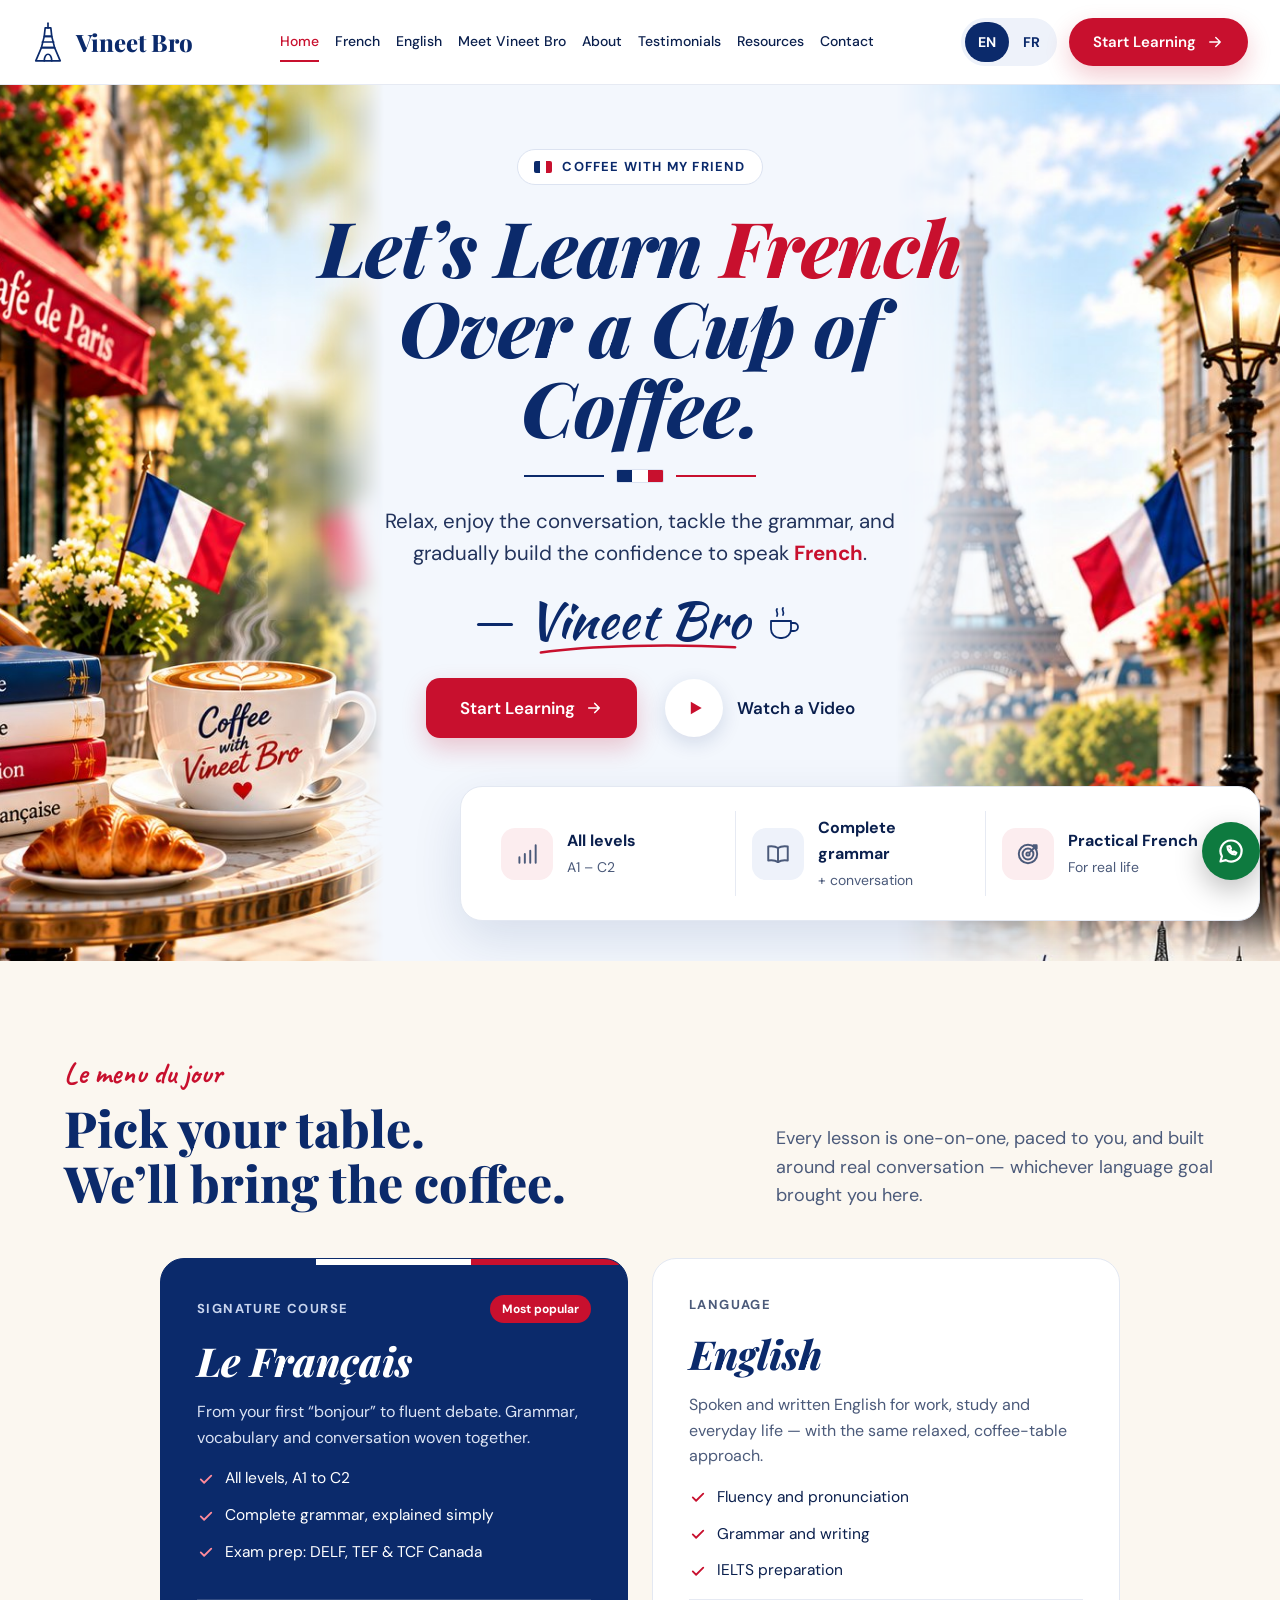
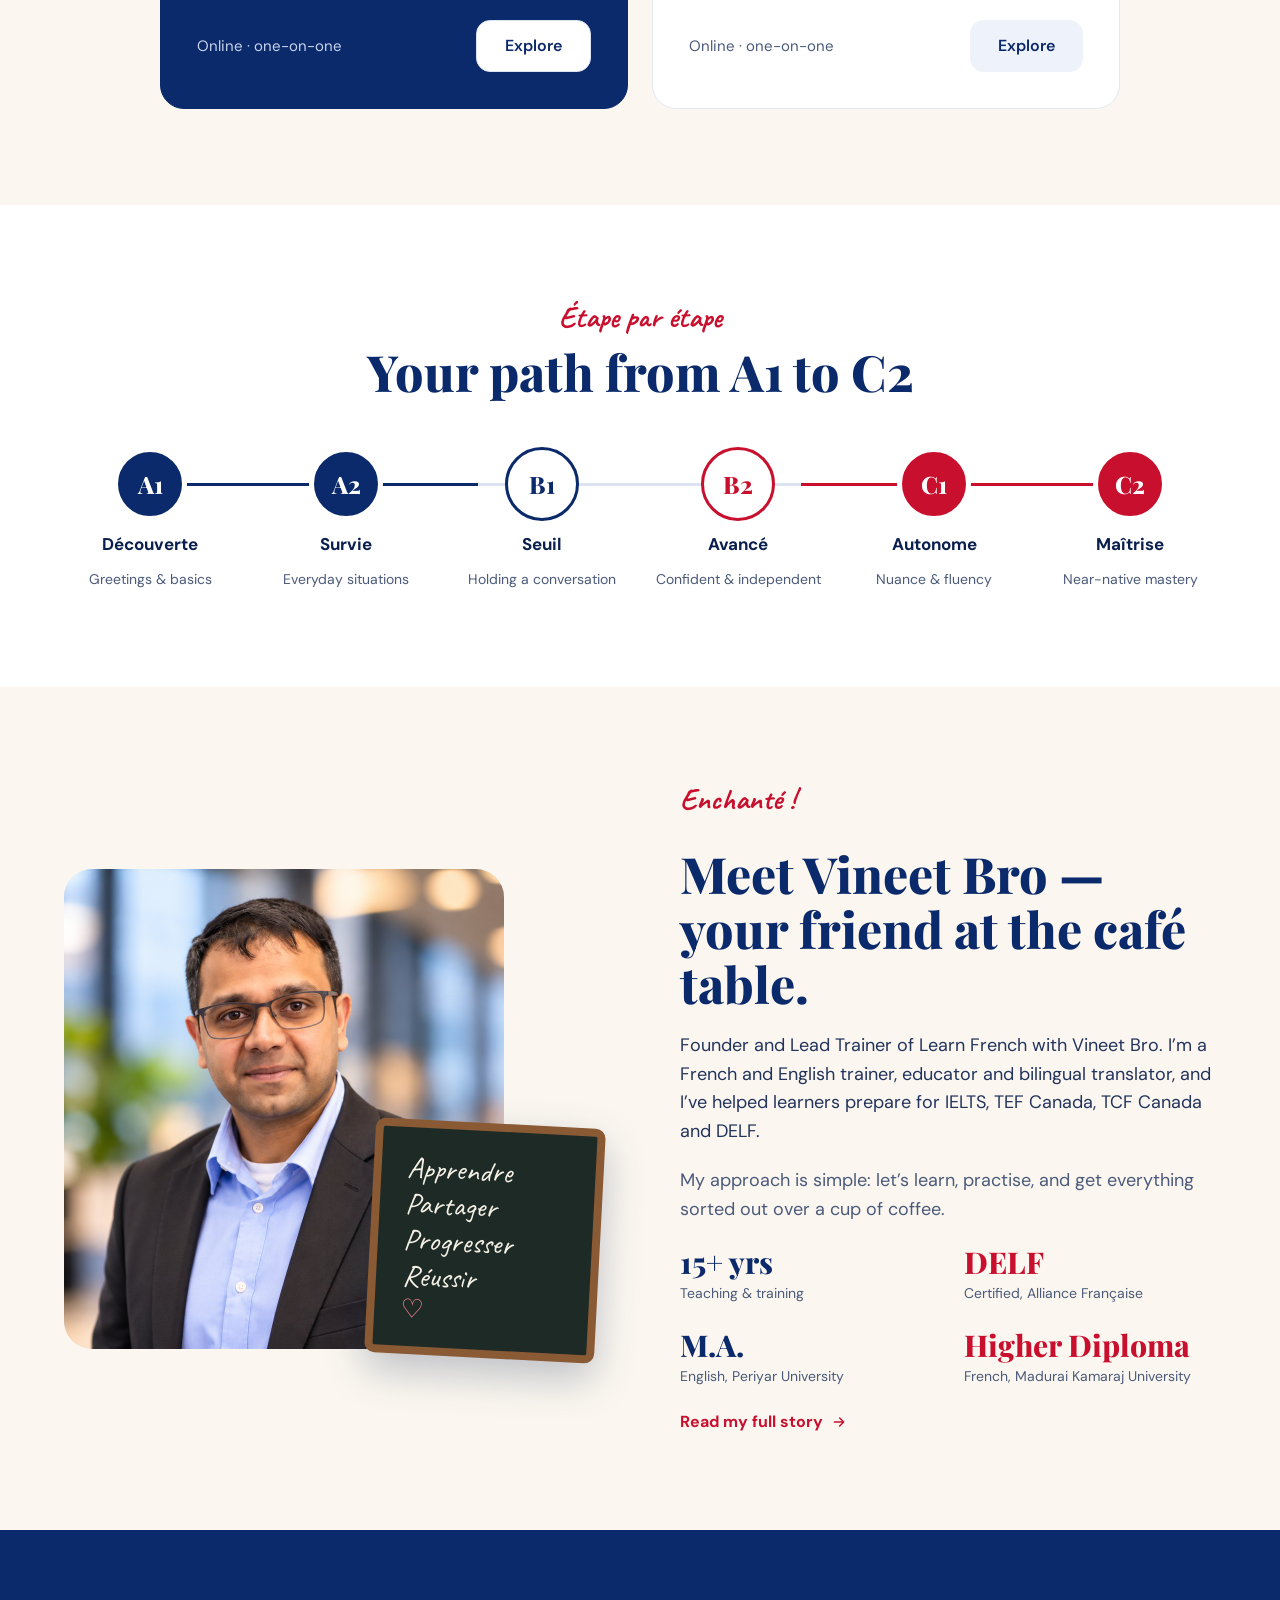
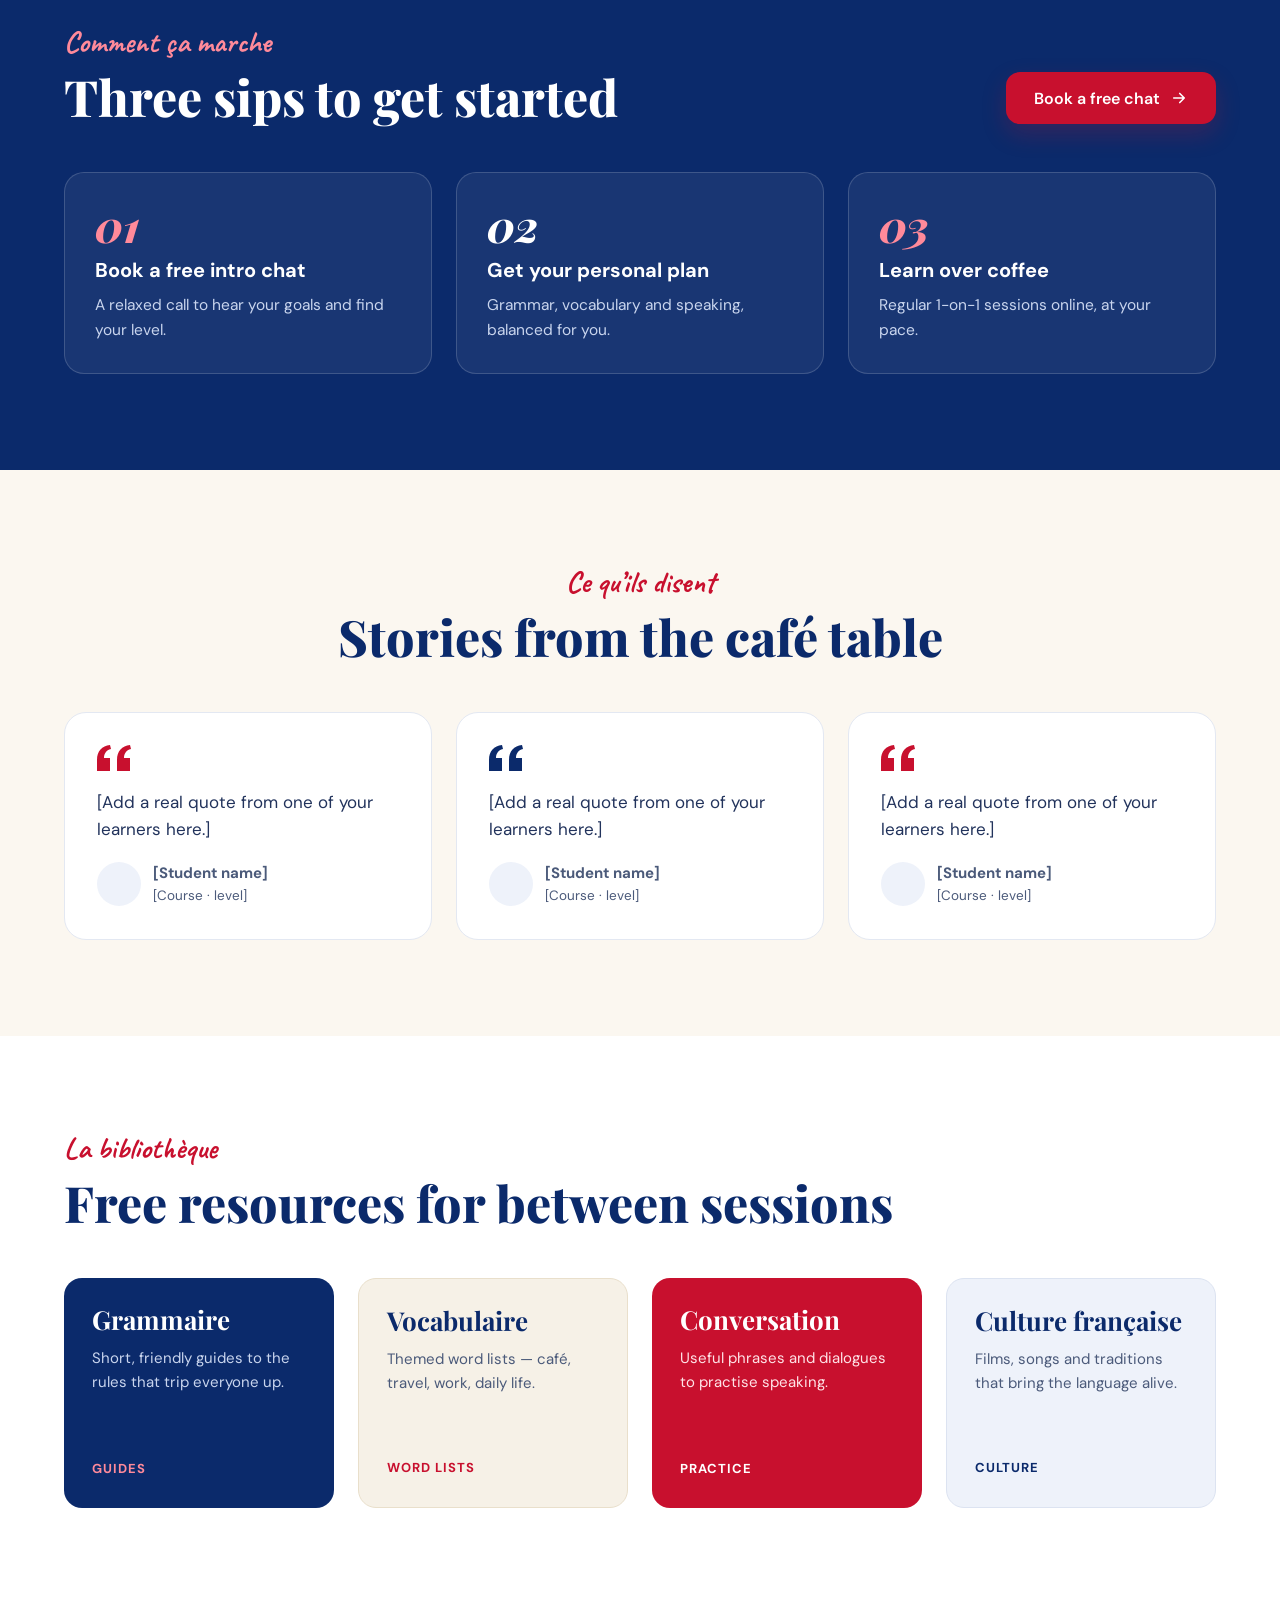
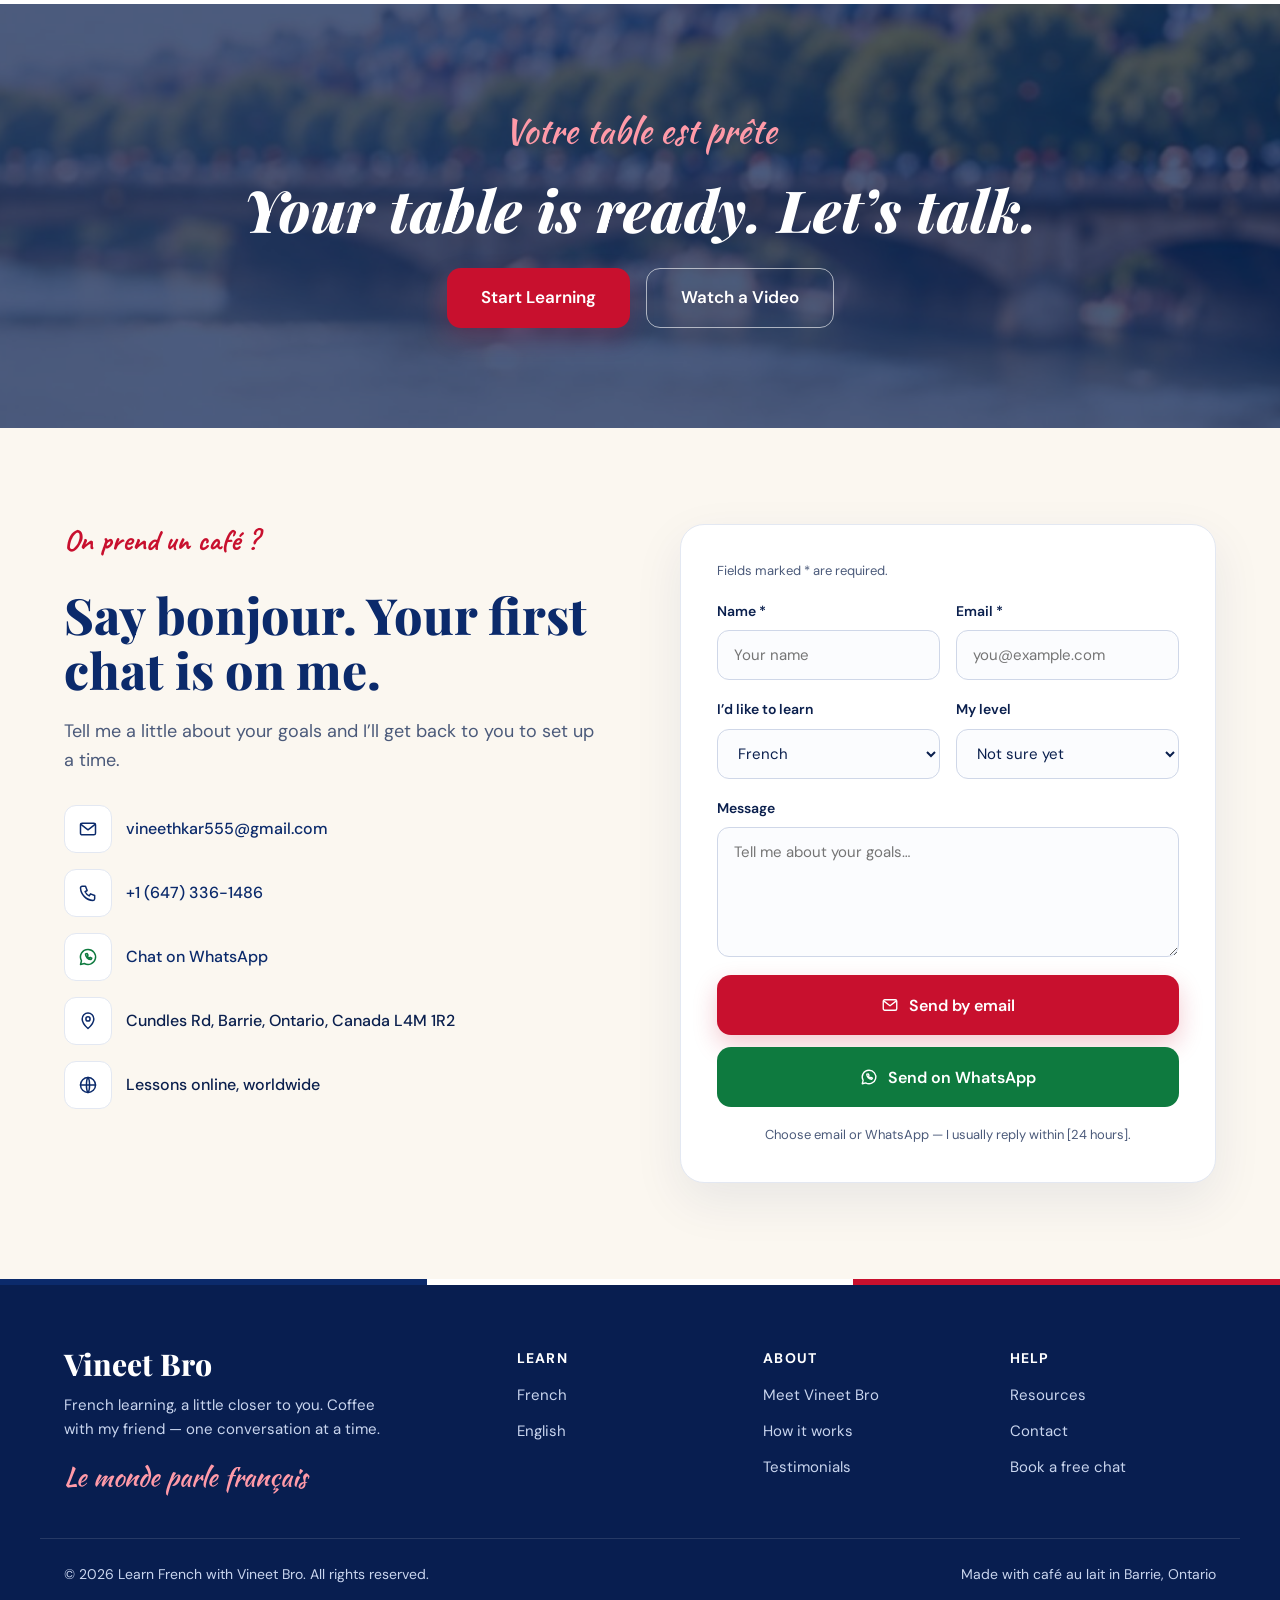
<file: index.html>
<!doctype html>
<html lang="en" class="no-js">
<head>
  <meta charset="utf-8">
  <meta name="viewport" content="width=device-width, initial-scale=1">
  <title data-fr="Apprendre le français avec Vineet Bro — autour d’un café">Learn French with Vineet Bro — French over a cup of coffee</title>
  <meta name="description" content="One-on-one French and English lessons with Vineet Bro. All levels A1–C2, grammar and conversation, and exam prep for DELF, TEF Canada, TCF Canada and IELTS." data-fr-content="Cours particuliers de français et d’anglais avec Vineet Bro. Tous niveaux A1–C2, grammaire et conversation, préparation au DELF, TEF Canada, TCF Canada et IELTS.">
  <meta property="og:title" content="Learn French with Vineet Bro">
  <meta property="og:description" content="Let’s learn French over a cup of coffee.">
  <meta property="og:image" content="og-image.jpg">
  <link rel="icon" href="favicon.svg" type="image/svg+xml">
  <link rel="preconnect" href="https://fonts.googleapis.com">
  <link rel="preconnect" href="https://fonts.gstatic.com" crossorigin>
  <link href="https://fonts.googleapis.com/css2?family=Playfair+Display:ital,wght@0,600;0,700;0,800;1,700;1,800&family=DM+Sans:wght@400;500;600;700&family=Kaushan+Script&family=Caveat:wght@500;700&display=swap" rel="stylesheet">
  <link rel="stylesheet" href="styles.css">
</head>
<body>
<a class="skip-link" href="#main" data-fr="Aller au contenu principal">Skip to main content</a>
<p id="lang-status" class="sr-only" aria-live="polite"></p>

<!-- ================= HEADER ================= -->
<header class="site-header">
  <div class="header-inner">
    <a class="brand" href="index.html" aria-label="Vineet Bro — home" data-fr-aria-label="Vineet Bro — accueil">
      <svg viewBox="0 0 34 44" class="i-stroke c-navy" aria-hidden="true" focusable="false"><path d="M17 2v5"/><path d="M14 7h6l1 9h-8z"/><path d="M13 16h8l3 12H10z"/><path d="M10 28h14l6 14H4z"/><path d="M13 42c0-4 1.8-7 4-7s4 3 4 7"/><path d="M11 22h12"/></svg>
      <span><span class="brand-name">Vineet Bro</span><span class="brand-tag" data-fr="Le français, un peu plus près de vous">French learning, a little closer to you</span></span>
    </a>
    <nav id="site-nav" class="nav-links" aria-label="Main" data-fr-aria-label="Menu principal">
      <a href="index.html" aria-current="page" data-fr="Accueil">Home</a>
      <a href="french.html" data-fr="Français">French</a>
      <a href="english.html" data-fr="Anglais">English</a>
      <a href="index.html#meet" data-fr="Rencontrer Vineet Bro">Meet Vineet Bro</a>
      <a href="about.html" data-fr="À propos">About</a>
      <a href="index.html#testimonials" data-fr="Témoignages">Testimonials</a>
      <a href="index.html#resources" data-fr="Ressources">Resources</a>
      <a href="index.html#contact" data-fr="Contact">Contact</a>
    </nav>
    <div class="header-actions">
      <div class="lang-toggle" role="group" aria-label="Language" data-fr-aria-label="Langue">
        <button type="button" data-lang="en" lang="en" title="English" aria-pressed="true">EN</button>
        <button type="button" data-lang="fr" lang="fr" title="Français" aria-pressed="false">FR</button>
      </div>
      <a class="btn btn-red btn-pill" href="index.html#contact"><span data-fr="Commencer">Start Learning</span><svg viewBox="0 0 24 24" class="i-stroke" aria-hidden="true" focusable="false"><path d="M5 12h14M13 6l6 6-6 6"/></svg></a>
      <button class="menu-btn" type="button" aria-label="Open menu" aria-expanded="false" aria-controls="site-nav"><svg viewBox="0 0 24 24" fill="none" stroke-width="2.2" stroke-linecap="round" aria-hidden="true" focusable="false"><path d="M4 7h16M4 12h16M4 17h10"/></svg></button>
    </div>
  </div>
</header>

<main id="main" tabindex="-1">

<!-- ================= HERO ================= -->
<section class="hero" id="top" aria-labelledby="hero-title">
  <img class="hero-img left" src="cafe-table.jpg" alt="">
  <img class="hero-img right" src="eiffel-tower.jpg" alt="">
  <div class="hero-content">
    <span class="badge"><span class="tricolour" aria-hidden="true"><span></span><span></span><span></span></span><span data-fr="Un café entre amis">Coffee with my friend</span></span>
    <h1 id="hero-title" data-fr="Apprenons le <em>français</em><br>autour d’un café.">Let’s Learn <em>French</em><br>Over a Cup of Coffee.</h1>
    <div class="divider" aria-hidden="true"><span class="line"></span><span class="tricolour"><span></span><span></span><span></span></span><span class="line red"></span></div>
    <p class="hero-sub" data-fr="Détendez-vous, profitez de la conversation, maîtrisez la grammaire et gagnez peu à peu la confiance de parler <strong>français</strong>.">Relax, enjoy the conversation, tackle the grammar, and gradually build the confidence to speak <strong>French</strong>.</p>
    <p class="signature">
      <span class="dash" aria-hidden="true"></span>
      <span class="name"><span>Vineet Bro</span><svg viewBox="0 0 230 16" fill="none" aria-hidden="true" focusable="false"><path d="M4 12C60 4 150 2 226 6" stroke="#C8102E" stroke-width="3" stroke-linecap="round"/></svg></span>
      <svg class="cup i-stroke c-navy" viewBox="0 0 40 40" aria-hidden="true" focusable="false"><path d="M8 17h20v8a9 9 0 0 1-9 9h-2a9 9 0 0 1-9-9z"/><path d="M28 19h3a4 4 0 0 1 0 8h-3"/><path d="M14 5c-2 2 2 4 0 7M20 4c-2 2 2 4 0 7"/></svg>
    </p>
    <div class="hero-actions">
      <a class="btn btn-red btn-lg" href="#contact"><span data-fr="Commencer">Start Learning</span><svg viewBox="0 0 24 24" class="i-stroke" style="stroke-width:2.2" aria-hidden="true" focusable="false"><path d="M5 12h14M13 6l6 6-6 6"/></svg></a>
      <a class="play-link" href="https://www.youtube.com/" target="_blank" rel="noopener"><span class="play" aria-hidden="true"><svg viewBox="0 0 24 24" focusable="false"><path d="M7 4.5v15l13-7.5z"/></svg></span><span data-fr="Voir la vidéo">Watch a Video</span><span class="sr-only" data-fr="(s’ouvre dans un nouvel onglet)">(opens in a new tab)</span></a>
    </div>
  </div>

  <ul class="features">
    <li class="feature"><span class="ico red c-red" aria-hidden="true"><svg viewBox="0 0 24 24" class="i-stroke" focusable="false"><path d="M5 20v-5M10 20v-8M15 20v-11M20 20V4"/></svg></span><div><strong data-fr="Tous niveaux">All levels</strong><span>A1 – C2</span></div></li>
    <li class="feature"><span class="ico c-navy" aria-hidden="true"><svg viewBox="0 0 24 24" class="i-stroke" focusable="false"><path d="M12 6.5C10 5 7 4.5 3 5v13c4-.5 7 0 9 1.5 2-1.5 5-2 9-1.5V5c-4-.5-7 0-9 1.5z"/><path d="M12 6.5v13"/></svg></span><div><strong data-fr="Grammaire complète">Complete grammar</strong><span data-fr="+ conversation">+ conversation</span></div></li>
    <li class="feature"><span class="ico red c-red" aria-hidden="true"><svg viewBox="0 0 24 24" class="i-stroke" focusable="false"><circle cx="12" cy="12" r="8.5"/><circle cx="12" cy="12" r="5"/><circle cx="12" cy="12" r="1.5"/><path d="M14 10l6-6M17 4h3v3"/></svg></span><div><strong data-fr="Français pratique">Practical French</strong><span data-fr="Pour la vraie vie">For real life</span></div></li>
  </ul>
</section>

<!-- ================= COURSES ================= -->
<section class="section bg-cream" id="courses" aria-labelledby="courses-title">
  <div class="container">
    <div class="section-head">
      <div>
        <span class="eyebrow" lang="fr">Le menu du jour</span>
        <h2 class="title" id="courses-title" data-fr="Choisissez votre table.<br>On s’occupe du café.">Pick your table.<br>We’ll bring the coffee.</h2>
      </div>
      <p class="lead" data-fr="Chaque cours est individuel, à votre rythme, et construit autour de la vraie conversation — quel que soit votre objectif.">Every lesson is one-on-one, paced to you, and built around real conversation — whichever language goal brought you here.</p>
    </div>
    <div class="grid grid-2 courses-grid">
      <article class="course featured">
        <div class="top"><span class="kicker" data-fr="Cours phare">Signature course</span><span class="pill" data-fr="Le plus demandé">Most popular</span></div>
        <h3 lang="fr">Le Français</h3>
        <p data-fr="De votre premier « bonjour » jusqu’au débat fluide. Grammaire, vocabulaire et conversation, tout ensemble.">From your first “bonjour” to fluent debate. Grammar, vocabulary and conversation woven together.</p>
        <ul class="checks">
          <li><svg viewBox="0 0 24 24" aria-hidden="true" focusable="false"><path d="M5 12.5l4.5 4.5L19 7.5"/></svg><span data-fr="Tous niveaux, de A1 à C2">All levels, A1 to C2</span></li>
          <li><svg viewBox="0 0 24 24" aria-hidden="true" focusable="false"><path d="M5 12.5l4.5 4.5L19 7.5"/></svg><span data-fr="Toute la grammaire, expliquée simplement">Complete grammar, explained simply</span></li>
          <li><svg viewBox="0 0 24 24" aria-hidden="true" focusable="false"><path d="M5 12.5l4.5 4.5L19 7.5"/></svg><span data-fr="Préparation : DELF, TEF et TCF Canada">Exam prep: DELF, TEF &amp; TCF Canada</span></li>
        </ul>
        <div class="foot"><span class="price" data-fr="En ligne · individuel">Online · one-on-one</span><a class="btn btn-light" href="french.html"><span data-fr="Découvrir">Explore</span><span class="sr-only" data-fr="le cours de français"> the French course</span></a></div>
      </article>
      <article class="course">
        <span class="kicker" data-fr="Langue">Language</span>
        <h3 data-fr="Anglais">English</h3>
        <p data-fr="L’anglais oral et écrit pour le travail, les études et la vie quotidienne — avec la même approche détendue, autour d’un café.">Spoken and written English for work, study and everyday life — with the same relaxed, coffee-table approach.</p>
        <ul class="checks">
          <li><svg viewBox="0 0 24 24" aria-hidden="true" focusable="false"><path d="M5 12.5l4.5 4.5L19 7.5"/></svg><span data-fr="Aisance et prononciation">Fluency and pronunciation</span></li>
          <li><svg viewBox="0 0 24 24" aria-hidden="true" focusable="false"><path d="M5 12.5l4.5 4.5L19 7.5"/></svg><span data-fr="Grammaire et expression écrite">Grammar and writing</span></li>
          <li><svg viewBox="0 0 24 24" aria-hidden="true" focusable="false"><path d="M5 12.5l4.5 4.5L19 7.5"/></svg><span data-fr="Préparation à l’IELTS">IELTS preparation</span></li>
        </ul>
        <div class="foot"><span class="price" data-fr="En ligne · individuel">Online · one-on-one</span><a class="btn btn-soft" href="english.html"><span data-fr="Découvrir">Explore</span><span class="sr-only" data-fr="le cours d’anglais"> the English course</span></a></div>
      </article>
    </div>
  </div>
</section>

<!-- ================= LEVELS ================= -->
<section class="section bg-white" aria-labelledby="levels-title">
  <div class="container">
    <div class="section-head center">
      <div><span class="eyebrow" lang="fr">Étape par étape</span><h2 class="title" id="levels-title" data-fr="Votre parcours de A1 à C2">Your path from A1 to C2</h2></div>
    </div>
    <ol class="grid grid-6 level-path">
      <li class="level"><span class="dot">A1</span><strong lang="fr">Découverte</strong><span data-fr="Salutations et bases">Greetings &amp; basics</span></li>
      <li class="level"><span class="dot">A2</span><strong lang="fr">Survie</strong><span data-fr="Situations du quotidien">Everyday situations</span></li>
      <li class="level"><span class="dot outline">B1</span><strong lang="fr">Seuil</strong><span data-fr="Tenir une conversation">Holding a conversation</span></li>
      <li class="level"><span class="dot outline-red">B2</span><strong lang="fr">Avancé</strong><span data-fr="Confiant et autonome">Confident &amp; independent</span></li>
      <li class="level"><span class="dot red">C1</span><strong lang="fr">Autonome</strong><span data-fr="Nuance et aisance">Nuance &amp; fluency</span></li>
      <li class="level"><span class="dot red">C2</span><strong lang="fr">Maîtrise</strong><span data-fr="Maîtrise quasi native">Near-native mastery</span></li>
    </ol>
  </div>
</section>

<!-- ================= MEET ================= -->
<section class="section bg-cream" id="meet" aria-labelledby="meet-title">
  <div class="container meet">
    <div class="photo-slot">
      <div class="photo-frame has-photo"><img src="vineet.jpg" width="880" height="960" alt="Portrait of Vineet Bro, smiling, in a dark blazer and light blue shirt" data-fr-alt="Portrait de Vineet Bro, souriant, en veste sombre et chemise bleu clair"></div>
      <div class="chalkboard" aria-hidden="true"><span>Apprendre</span><span>Partager</span><span>Progresser</span><span>Réussir</span><span class="heart">♡</span></div>
    </div>
    <div class="meet-copy">
      <span class="eyebrow" lang="fr">Enchanté !</span>
      <h2 class="title" id="meet-title" data-fr="Rencontrez Vineet Bro — votre ami à la table du café.">Meet Vineet Bro — your friend at the café table.</h2>
      <p data-fr="Fondateur et formateur principal de Learn French with Vineet Bro. Je suis formateur de français et d’anglais, enseignant et traducteur bilingue, et j’ai préparé de nombreux apprenants à l’IELTS, au TEF Canada, au TCF Canada et au DELF.">Founder and Lead Trainer of Learn French with Vineet Bro. I’m a French and English trainer, educator and bilingual translator, and I’ve helped learners prepare for IELTS, TEF Canada, TCF Canada and DELF.</p>
      <p class="soft" data-fr="Mon approche est simple : apprenons, pratiquons et réglons tout autour d’un bon café.">My approach is simple: let’s learn, practise, and get everything sorted out over a cup of coffee.</p>
      <ul class="stats">
        <li class="stat"><strong data-fr="15+ ans">15+ yrs</strong><span data-fr="d’enseignement et de formation">Teaching &amp; training</span></li>
        <li class="stat"><strong class="red">DELF</strong><span data-fr="Certifié, Alliance Française">Certified, Alliance Française</span></li>
        <li class="stat"><strong>M.A.</strong><span data-fr="Anglais, Université Periyar">English, Periyar University</span></li>
        <li class="stat"><strong class="red" data-fr="Diplôme supérieur">Higher Diploma</strong><span data-fr="Français, Université Madurai Kamaraj">French, Madurai Kamaraj University</span></li>
      </ul>
      <a class="text-link" href="about.html"><span data-fr="Lire mon histoire">Read my full story</span><svg viewBox="0 0 24 24" class="i-stroke" style="stroke-width:2.2" aria-hidden="true" focusable="false"><path d="M5 12h14M13 6l6 6-6 6"/></svg></a>
    </div>
  </div>
</section>

<!-- ================= HOW IT WORKS ================= -->
<section class="section bg-navy" id="how" aria-labelledby="how-title">
  <div class="container">
    <div class="section-head">
      <div><span class="eyebrow" lang="fr">Comment ça marche</span><h2 class="title" id="how-title" data-fr="Trois gorgées pour commencer">Three sips to get started</h2></div>
      <a class="btn btn-red" href="#contact"><span data-fr="Réserver un échange gratuit">Book a free chat</span><svg viewBox="0 0 24 24" class="i-stroke" style="stroke-width:2.2" aria-hidden="true" focusable="false"><path d="M5 12h14M13 6l6 6-6 6"/></svg></a>
    </div>
    <ol class="grid grid-3">
      <li class="glass"><span class="num" aria-hidden="true">01</span><h3 data-fr="Réservez un premier échange gratuit">Book a free intro chat</h3><p data-fr="Un appel détendu pour parler de vos objectifs et trouver votre niveau.">A relaxed call to hear your goals and find your level.</p></li>
      <li class="glass"><span class="num white" aria-hidden="true">02</span><h3 data-fr="Recevez votre plan personnalisé">Get your personal plan</h3><p data-fr="Grammaire, vocabulaire et expression orale, dosés pour vous.">Grammar, vocabulary and speaking, balanced for you.</p></li>
      <li class="glass"><span class="num" aria-hidden="true">03</span><h3 data-fr="Apprenez autour d’un café">Learn over coffee</h3><p data-fr="Des séances individuelles régulières en ligne, à votre rythme.">Regular 1-on-1 sessions online, at your pace.</p></li>
    </ol>
  </div>
</section>

<!-- ================= TESTIMONIALS ================= -->
<section class="section bg-cream" id="testimonials" aria-labelledby="testimonials-title">
  <div class="container">
    <div class="section-head center">
      <div><span class="eyebrow" lang="fr">Ce qu’ils disent</span><h2 class="title" id="testimonials-title" data-fr="Histoires de la table du café">Stories from the café table</h2></div>
    </div>
    <div class="grid grid-3">
      <figure class="quote">
        <svg viewBox="0 0 34 26" fill="#C8102E" aria-hidden="true" focusable="false"><path d="M0 26V15C0 6 5 1 13 0l1 4c-5 1-7 5-7 9h6v13zm20 0V15c0-9 5-14 13-15l1 4c-5 1-7 5-7 9h6v13z"/></svg>
        <blockquote data-fr="[Ajoutez ici la citation d’un de vos apprenants.]">[Add a real quote from one of your learners here.]</blockquote>
        <figcaption><span class="avatar" aria-hidden="true"></span><span><strong data-fr="[Nom de l’apprenant]">[Student name]</strong><span data-fr="[Cours · niveau]">[Course · level]</span></span></figcaption>
      </figure>
      <figure class="quote">
        <svg viewBox="0 0 34 26" fill="#0B2A6B" aria-hidden="true" focusable="false"><path d="M0 26V15C0 6 5 1 13 0l1 4c-5 1-7 5-7 9h6v13zm20 0V15c0-9 5-14 13-15l1 4c-5 1-7 5-7 9h6v13z"/></svg>
        <blockquote data-fr="[Ajoutez ici la citation d’un de vos apprenants.]">[Add a real quote from one of your learners here.]</blockquote>
        <figcaption><span class="avatar" aria-hidden="true"></span><span><strong data-fr="[Nom de l’apprenant]">[Student name]</strong><span data-fr="[Cours · niveau]">[Course · level]</span></span></figcaption>
      </figure>
      <figure class="quote">
        <svg viewBox="0 0 34 26" fill="#C8102E" aria-hidden="true" focusable="false"><path d="M0 26V15C0 6 5 1 13 0l1 4c-5 1-7 5-7 9h6v13zm20 0V15c0-9 5-14 13-15l1 4c-5 1-7 5-7 9h6v13z"/></svg>
        <blockquote data-fr="[Ajoutez ici la citation d’un de vos apprenants.]">[Add a real quote from one of your learners here.]</blockquote>
        <figcaption><span class="avatar" aria-hidden="true"></span><span><strong data-fr="[Nom de l’apprenant]">[Student name]</strong><span data-fr="[Cours · niveau]">[Course · level]</span></span></figcaption>
      </figure>
    </div>
  </div>
</section>

<!-- ================= RESOURCES ================= -->
<section class="section bg-white" id="resources" aria-labelledby="resources-title">
  <div class="container">
    <div class="section-head">
      <div><span class="eyebrow" lang="fr">La bibliothèque</span><h2 class="title" id="resources-title" data-fr="Des ressources gratuites entre les séances">Free resources for between sessions</h2></div>
    </div>
    <div class="grid grid-4">
      <article class="tile navy"><h3 lang="fr">Grammaire</h3><p data-fr="De petits guides clairs sur les règles qui piègent tout le monde.">Short, friendly guides to the rules that trip everyone up.</p><span class="tag" data-fr="Guides">Guides</span></article>
      <article class="tile cream"><h3 lang="fr">Vocabulaire</h3><p data-fr="Des listes de mots par thème — café, voyage, travail, vie quotidienne.">Themed word lists — café, travel, work, daily life.</p><span class="tag" data-fr="Listes de mots">Word lists</span></article>
      <article class="tile red"><h3>Conversation</h3><p data-fr="Des expressions utiles et des dialogues pour pratiquer l’oral.">Useful phrases and dialogues to practise speaking.</p><span class="tag" data-fr="Pratique">Practice</span></article>
      <article class="tile blue"><h3 lang="fr">Culture française</h3><p data-fr="Films, chansons et traditions qui font vivre la langue.">Films, songs and traditions that bring the language alive.</p><span class="tag" data-fr="Culture">Culture</span></article>
    </div>
  </div>
</section>

<!-- ================= CTA ================= -->
<section class="cta" aria-labelledby="cta-title">
  <img src="seine-bridge.jpg" alt="">
  <div class="inner">
    <span class="script" lang="fr">Votre table est prête</span>
    <h2 id="cta-title" data-fr="Votre table est prête. Parlons-en.">Your table is ready. Let’s talk.</h2>
    <div class="actions">
      <a class="btn btn-red btn-lg" href="#contact"><span data-fr="Commencer">Start Learning</span></a>
      <a class="btn btn-outline-light btn-lg" href="https://www.youtube.com/" target="_blank" rel="noopener"><span data-fr="Voir la vidéo">Watch a Video</span><span class="sr-only" data-fr="(s’ouvre dans un nouvel onglet)">(opens in a new tab)</span></a>
    </div>
  </div>
</section>

<!-- ================= CONTACT ================= -->
<section class="section bg-cream" id="contact" aria-labelledby="contact-title">
  <div class="container contact">
    <div class="contact-copy">
      <span class="eyebrow" lang="fr">On prend un café ?</span>
      <h2 class="title" id="contact-title" data-fr="Dites bonjour. Le premier échange est offert.">Say bonjour. Your first chat is on me.</h2>
      <p class="lead" data-fr="Parlez-moi un peu de vos objectifs et je vous répondrai pour fixer un moment.">Tell me a little about your goals and I’ll get back to you to set up a time.</p>
      <ul class="contact-list">
        <li><span class="ico" aria-hidden="true"><svg viewBox="0 0 24 24" class="i-stroke" focusable="false"><rect x="3" y="5" width="18" height="14" rx="2"/><path d="M3.5 6.5L12 13l8.5-6.5"/></svg></span><span class="sr-only" data-fr="Courriel :">Email:</span><a href="mailto:vineethkar555@gmail.com">vineethkar555@gmail.com</a></li>
        <li><span class="ico" aria-hidden="true"><svg viewBox="0 0 24 24" class="i-stroke" focusable="false"><path d="M5 4h4l2 5-2.5 1.5a11 11 0 0 0 5 5L15 13l5 2v4a2 2 0 0 1-2 2A16 16 0 0 1 3 6a2 2 0 0 1 2-2"/></svg></span><span class="sr-only" data-fr="Téléphone :">Phone:</span><a href="tel:+16473361486">+1 (647) 336-1486</a></li>
        <li><span class="ico ico-wa" aria-hidden="true"><svg viewBox="0 0 24 24" class="i-stroke" focusable="false"><path d="M12 3a9 9 0 0 0-7.8 13.5L3 21l4.6-1.2A9 9 0 1 0 12 3z"/><path d="M9 8.3c0 3.7 3 6.7 6.7 6.7l.9-1.6-2-1-1 .8a5 5 0 0 1-2.4-2.4l.8-1-1-2z"/></svg></span><a href="https://wa.me/16473361486" target="_blank" rel="noopener"><span data-fr="Discuter sur WhatsApp">Chat on WhatsApp</span><span class="sr-only" data-fr="(s’ouvre dans un nouvel onglet)">(opens in a new tab)</span></a></li>
        <li><span class="ico" aria-hidden="true"><svg viewBox="0 0 24 24" class="i-stroke" focusable="false"><path d="M12 21s-7-6.2-7-11.5a7 7 0 0 1 14 0C19 14.8 12 21 12 21z"/><circle cx="12" cy="9.5" r="2.5"/></svg></span><span class="sr-only" data-fr="Adresse :">Address:</span><address style="font-style:normal"><span>Cundles Rd, Barrie,</span> <span data-fr="Ontario (Canada) L4M 1R2">Ontario, Canada L4M 1R2</span></address></li>
        <li><span class="ico" aria-hidden="true"><svg viewBox="0 0 24 24" class="i-stroke" focusable="false"><circle cx="12" cy="12" r="9"/><path d="M3 12h18M12 3c2.5 3 2.5 15 0 18M12 3c-2.5 3-2.5 15 0 18"/></svg></span><span data-fr="Cours en ligne, partout dans le monde">Lessons online, worldwide</span></li>
      </ul>
    </div>
    <!-- Form sends to your email via FormSubmit (free, no server or account needed). See README. -->
    <form class="form" action="https://formsubmit.co/vineethkar555@gmail.com" method="POST" aria-labelledby="contact-title">
      <input type="hidden" name="_subject" value="New enquiry from your website">
      <input type="hidden" name="_template" value="table">
      <input type="hidden" name="_captcha" value="false">
      <input type="hidden" name="_next" id="form-next" value="">
      <p class="note" style="text-align:left" data-fr="Les champs marqués d’un * sont obligatoires.">Fields marked * are required.</p>
      <div class="row">
        <label><span data-fr="Nom *">Name *</span><input type="text" name="name" placeholder="Your name" data-fr-placeholder="Votre nom" required autocomplete="name"></label>
        <label><span data-fr="Courriel *">Email *</span><input type="email" name="email" placeholder="you@example.com" data-fr-placeholder="vous@exemple.com" required autocomplete="email"></label>
      </div>
      <div class="row">
        <label><span data-fr="Je souhaite apprendre">I’d like to learn</span><select name="course"><option value="French" data-fr="Le français">French</option><option value="English" data-fr="L’anglais">English</option></select></label>
        <label><span data-fr="Mon niveau">My level</span><select name="level"><option value="Not sure" data-fr="Je ne sais pas encore">Not sure yet</option><option value="A1" data-fr="A1 – Débutant">A1 – Beginner</option><option value="A2">A2</option><option value="B1">B1</option><option value="B2">B2</option><option value="C1">C1</option><option value="C2">C2</option></select></label>
      </div>
      <label><span data-fr="Message">Message</span><textarea name="message" placeholder="Tell me about your goals…" data-fr-placeholder="Parlez-moi de vos objectifs…"></textarea></label>
      <input type="text" name="_honey" tabindex="-1" autocomplete="off" aria-hidden="true" style="display:none">
      <div class="form-actions">
        <button type="submit" class="btn btn-red btn-lg"><svg viewBox="0 0 24 24" class="i-stroke" aria-hidden="true" focusable="false"><rect x="3" y="5" width="18" height="14" rx="2"/><path d="M3.5 6.5L12 13l8.5-6.5"/></svg><span data-fr="Envoyer par courriel">Send by email</span></button>
        <button type="button" class="btn btn-wa btn-lg" id="send-wa"><svg viewBox="0 0 24 24" class="i-stroke" aria-hidden="true" focusable="false"><path d="M12 3a9 9 0 0 0-7.8 13.5L3 21l4.6-1.2A9 9 0 1 0 12 3z"/><path d="M9 8.3c0 3.7 3 6.7 6.7 6.7l.9-1.6-2-1-1 .8a5 5 0 0 1-2.4-2.4l.8-1-1-2z"/></svg><span data-fr="Envoyer sur WhatsApp">Send on WhatsApp</span><span class="sr-only" data-fr="(s’ouvre dans un nouvel onglet)">(opens in a new tab)</span></button>
      </div>
      <p class="note" id="wa-error" role="alert"></p>
      <p class="note" data-fr="Choisissez le courriel ou WhatsApp — je réponds généralement sous [24 heures].">Choose email or WhatsApp — I usually reply within [24 hours].</p>
    </form>
  </div>
</section>

</main>

<!-- ================= FOOTER ================= -->
<footer class="site-footer">
  <div class="tricolour-bar" aria-hidden="true"><span></span><span></span><span></span></div>
  <div class="container footer-grid">
    <div class="footer-brand">
      <span class="brand-name">Vineet Bro</span>
      <p data-fr="Le français, un peu plus près de vous. Un café entre amis — une conversation à la fois.">French learning, a little closer to you. Coffee with my friend — one conversation at a time.</p>
      <span class="script" lang="fr">Le monde parle français</span>
    </div>
    <nav class="footer-col" aria-labelledby="f-learn"><h2 id="f-learn" data-fr="Apprendre">Learn</h2><a href="french.html" data-fr="Français">French</a><a href="english.html" data-fr="Anglais">English</a></nav>
    <nav class="footer-col" aria-labelledby="f-about"><h2 id="f-about" data-fr="À propos">About</h2><a href="about.html" data-fr="Rencontrer Vineet Bro">Meet Vineet Bro</a><a href="index.html#how" data-fr="Comment ça marche">How it works</a><a href="index.html#testimonials" data-fr="Témoignages">Testimonials</a></nav>
    <nav class="footer-col" aria-labelledby="f-help"><h2 id="f-help" data-fr="Aide">Help</h2><a href="index.html#resources" data-fr="Ressources">Resources</a><a href="index.html#contact" data-fr="Contact">Contact</a><a href="index.html#contact" data-fr="Réserver un échange gratuit">Book a free chat</a></nav>
  </div>
  <div class="container footer-bottom">
    <span>© <span id="year">2026</span> Learn French with Vineet Bro. <span data-fr="Tous droits réservés.">All rights reserved.</span></span>
    <span data-fr="Fait avec un café au lait à Barrie, Ontario">Made with café au lait in Barrie, Ontario</span>
  </div>
</footer>

<a class="wa-float" href="https://wa.me/16473361486" target="_blank" rel="noopener" aria-label="Chat on WhatsApp (opens in a new tab)" data-fr-aria-label="Discuter sur WhatsApp (s’ouvre dans un nouvel onglet)"><svg viewBox="0 0 24 24" fill="none" stroke="currentColor" stroke-width="1.9" stroke-linecap="round" stroke-linejoin="round" aria-hidden="true" focusable="false"><path d="M12 3a9 9 0 0 0-7.8 13.5L3 21l4.6-1.2A9 9 0 1 0 12 3z"/><path d="M9 8.3c0 3.7 3 6.7 6.7 6.7l.9-1.6-2-1-1 .8a5 5 0 0 1-2.4-2.4l.8-1-1-2z"/></svg></a>

<script src="main.js"></script>
</body>
</html>
</file>
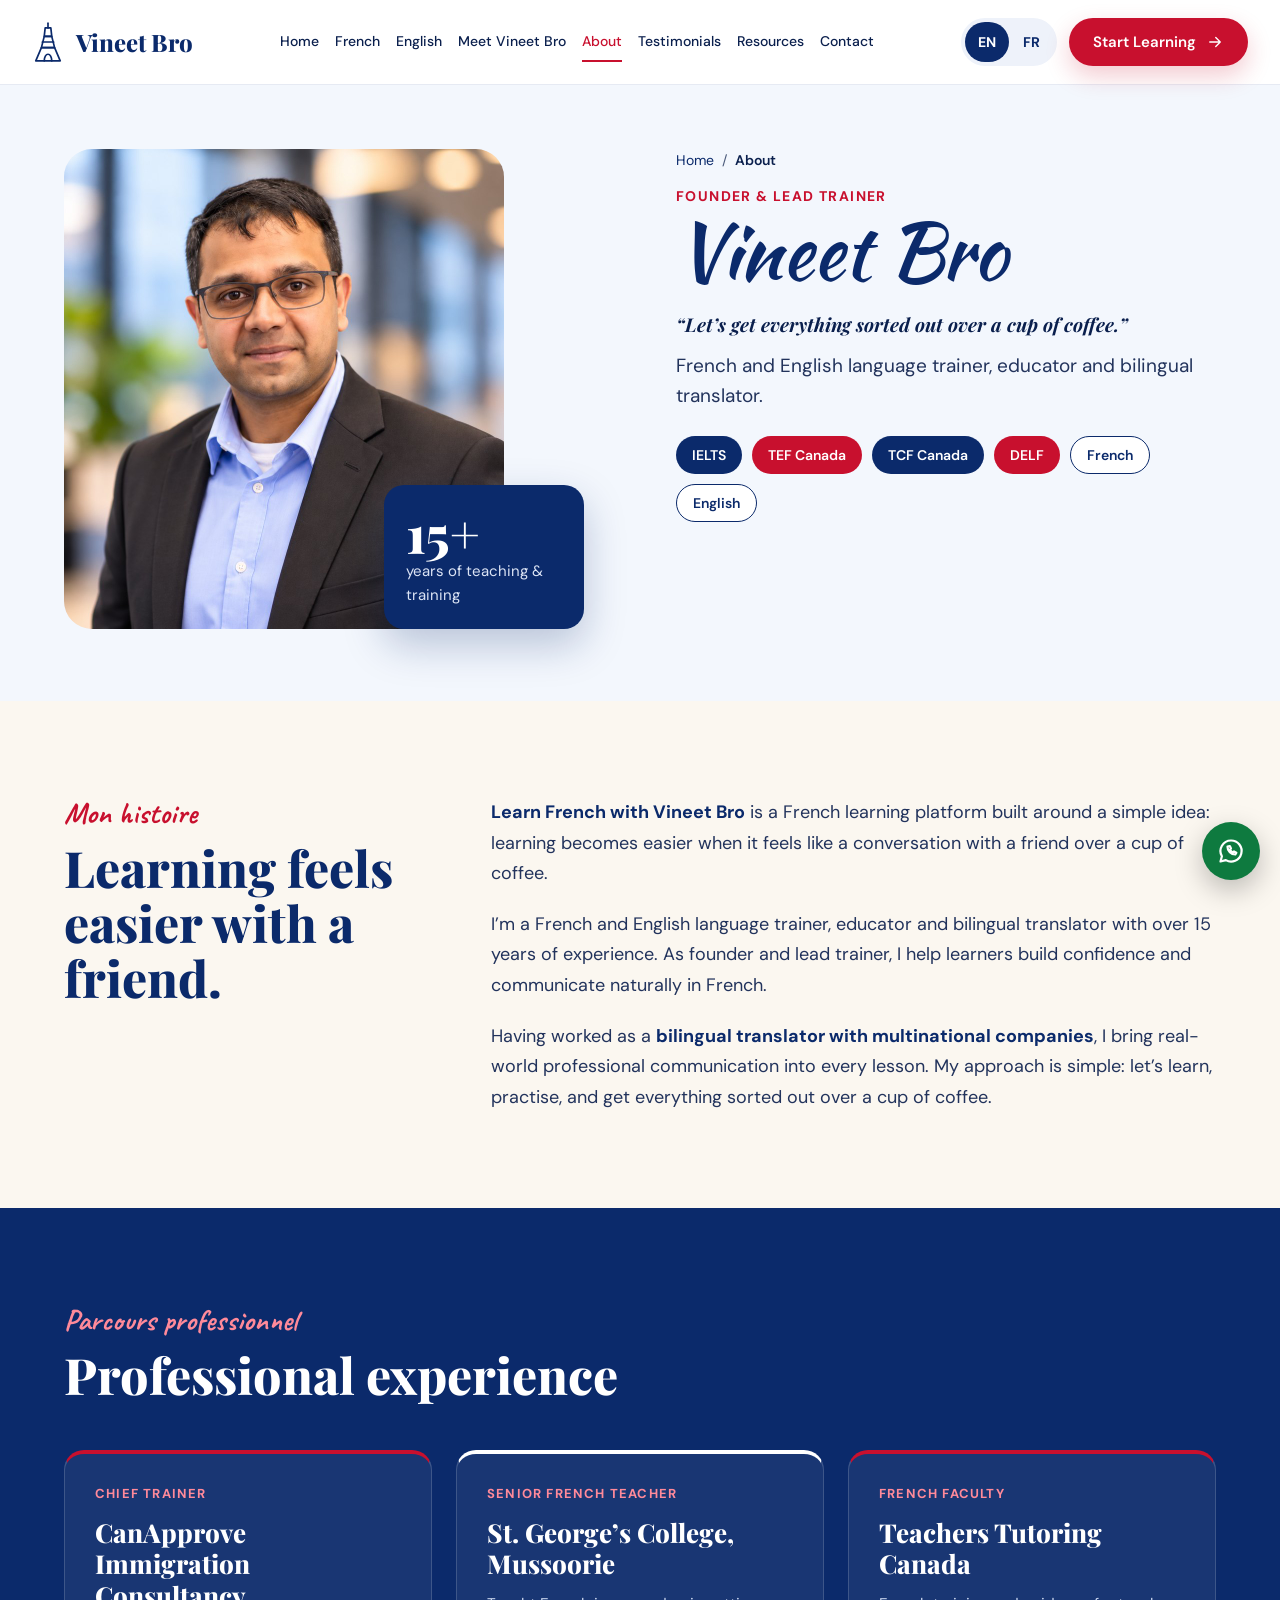
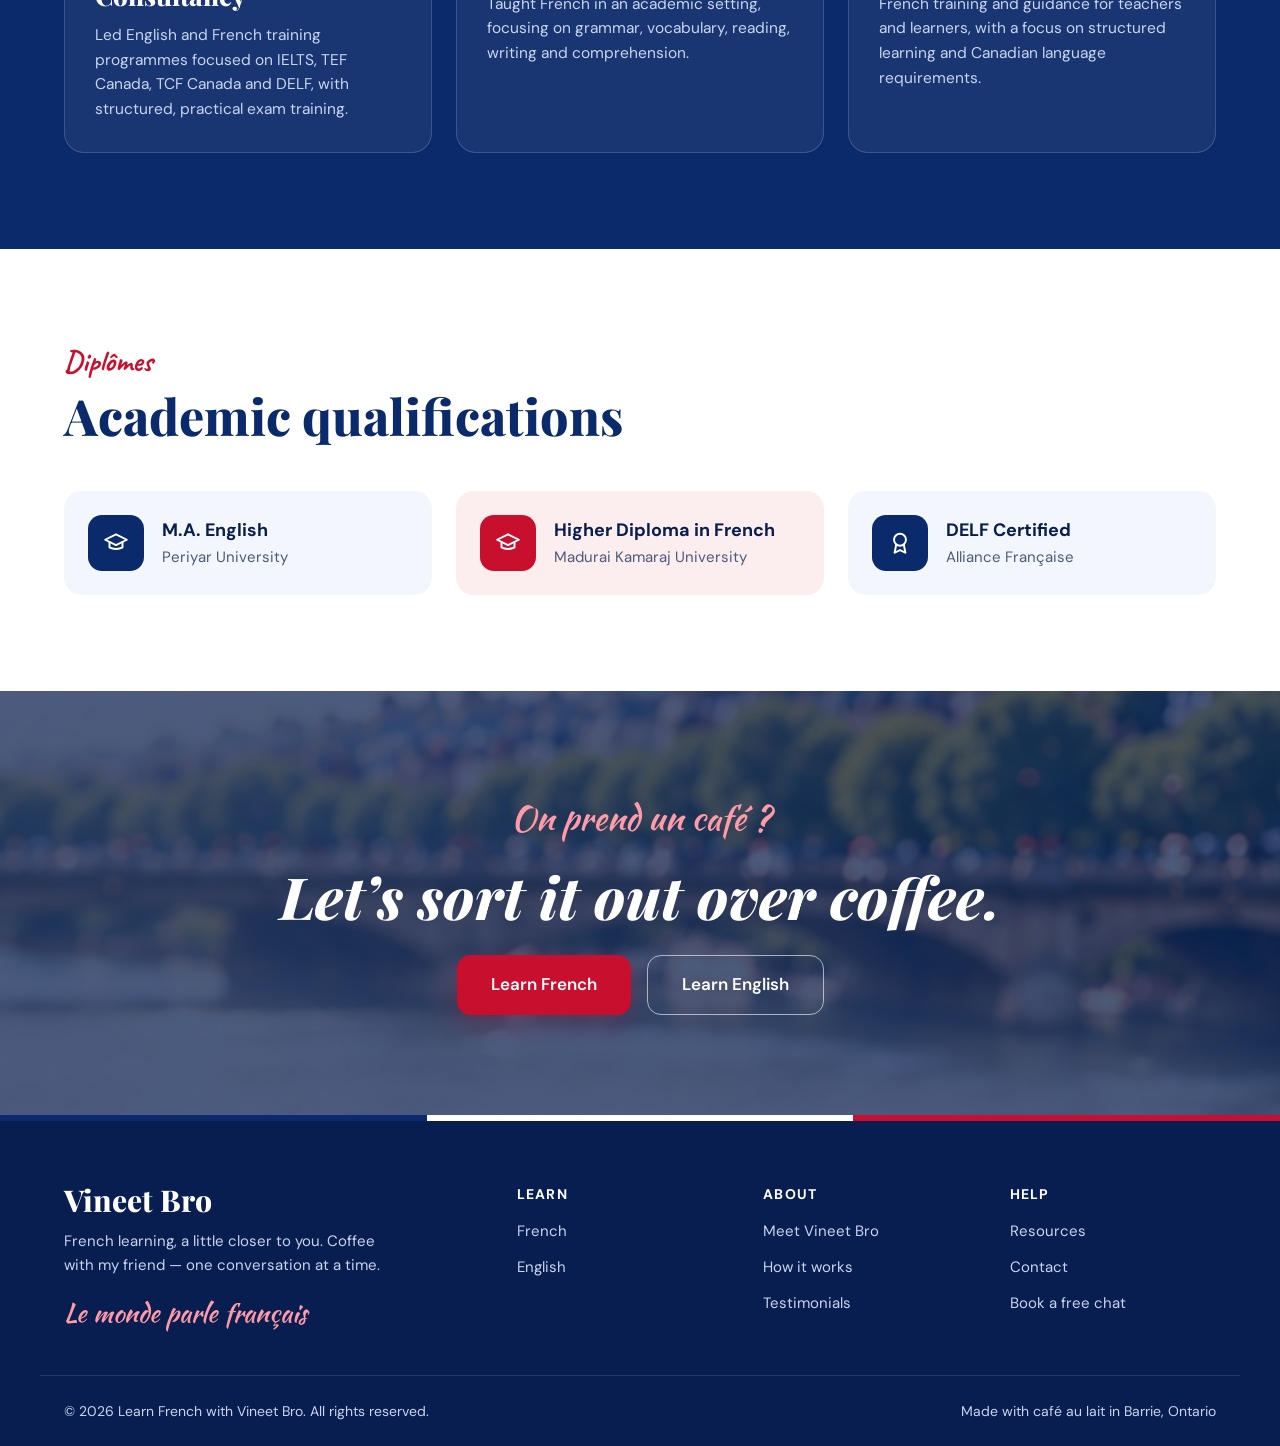
<file: about.html>
<!doctype html>
<html lang="en" class="no-js">
<head>
  <meta charset="utf-8">
  <meta name="viewport" content="width=device-width, initial-scale=1">
  <title data-fr="À propos de Vineet Bro — Fondateur et formateur principal">About Vineet Bro — Founder &amp; Lead Trainer</title>
  <meta name="description" content="Vineet Bro is a French and English trainer, educator and bilingual translator with 15+ years of experience in IELTS, TEF Canada, TCF Canada and DELF preparation." data-fr-content="Vineet Bro est formateur de français et d’anglais, enseignant et traducteur bilingue, avec plus de 15 ans d’expérience en préparation à l’IELTS, au TEF Canada, au TCF Canada et au DELF.">
  <link rel="icon" href="favicon.svg" type="image/svg+xml">
  <link rel="preconnect" href="https://fonts.googleapis.com">
  <link rel="preconnect" href="https://fonts.gstatic.com" crossorigin>
  <link href="https://fonts.googleapis.com/css2?family=Playfair+Display:ital,wght@0,600;0,700;0,800;1,700;1,800&family=DM+Sans:wght@400;500;600;700&family=Kaushan+Script&family=Caveat:wght@500;700&display=swap" rel="stylesheet">
  <link rel="stylesheet" href="styles.css">
</head>
<body>
<a class="skip-link" href="#main" data-fr="Aller au contenu principal">Skip to main content</a>
<p id="lang-status" class="sr-only" aria-live="polite"></p>

<header class="site-header">
  <div class="header-inner">
    <a class="brand" href="index.html" aria-label="Vineet Bro — home" data-fr-aria-label="Vineet Bro — accueil">
      <svg viewBox="0 0 34 44" class="i-stroke c-navy" aria-hidden="true" focusable="false"><path d="M17 2v5"/><path d="M14 7h6l1 9h-8z"/><path d="M13 16h8l3 12H10z"/><path d="M10 28h14l6 14H4z"/><path d="M13 42c0-4 1.8-7 4-7s4 3 4 7"/><path d="M11 22h12"/></svg>
      <span><span class="brand-name">Vineet Bro</span><span class="brand-tag" data-fr="Le français, un peu plus près de vous">French learning, a little closer to you</span></span>
    </a>
    <nav id="site-nav" class="nav-links" aria-label="Main" data-fr-aria-label="Menu principal">
      <a href="index.html" data-fr="Accueil">Home</a>
      <a href="french.html" data-fr="Français">French</a>
      <a href="english.html" data-fr="Anglais">English</a>
      <a href="index.html#meet" data-fr="Rencontrer Vineet Bro">Meet Vineet Bro</a>
      <a href="about.html" aria-current="page" data-fr="À propos">About</a>
      <a href="index.html#testimonials" data-fr="Témoignages">Testimonials</a>
      <a href="index.html#resources" data-fr="Ressources">Resources</a>
      <a href="index.html#contact" data-fr="Contact">Contact</a>
    </nav>
    <div class="header-actions">
      <div class="lang-toggle" role="group" aria-label="Language" data-fr-aria-label="Langue">
        <button type="button" data-lang="en" lang="en" title="English" aria-pressed="true">EN</button>
        <button type="button" data-lang="fr" lang="fr" title="Français" aria-pressed="false">FR</button>
      </div>
      <a class="btn btn-red btn-pill" href="index.html#contact"><span data-fr="Commencer">Start Learning</span><svg viewBox="0 0 24 24" class="i-stroke" aria-hidden="true" focusable="false"><path d="M5 12h14M13 6l6 6-6 6"/></svg></a>
      <button class="menu-btn" type="button" aria-label="Open menu" aria-expanded="false" aria-controls="site-nav"><svg viewBox="0 0 24 24" fill="none" stroke-width="2.2" stroke-linecap="round" aria-hidden="true" focusable="false"><path d="M4 7h16M4 12h16M4 17h10"/></svg></button>
    </div>
  </div>
</header>

<main id="main" tabindex="-1">

<section class="page-hero about-hero" aria-labelledby="page-title">
  <div class="container">
    <div class="photo-slot">
      <div class="photo-frame has-photo"><img src="vineet.jpg" width="880" height="960" alt="Portrait of Vineet Bro, smiling, in a dark blazer and light blue shirt" data-fr-alt="Portrait de Vineet Bro, souriant, en veste sombre et chemise bleu clair"></div>
      <p class="years"><strong>15+</strong><span data-fr="ans d’enseignement et de formation">years of teaching &amp; training</span></p>
    </div>
    <div>
      <nav class="crumbs" aria-label="Breadcrumb" data-fr-aria-label="Fil d’Ariane"><a href="index.html" data-fr="Accueil">Home</a><span aria-hidden="true">/</span><span aria-current="page" data-fr="À propos">About</span></nav>
      <p class="role-label" data-fr="Fondateur et formateur principal">Founder &amp; Lead Trainer</p>
      <h1 class="about-name" id="page-title">Vineet Bro</h1>
      <p class="about-quote" data-fr="« Réglons tout autour d’un bon café. »">“Let’s get everything sorted out over a cup of coffee.”</p>
      <p data-fr="Formateur de français et d’anglais, enseignant et traducteur bilingue.">French and English language trainer, educator and bilingual translator.</p>
      <ul class="chips" aria-label="Specialities" data-fr-aria-label="Spécialités">
        <li class="chip">IELTS</li>
        <li class="chip red">TEF Canada</li>
        <li class="chip">TCF Canada</li>
        <li class="chip red">DELF</li>
        <li class="chip line" data-fr="Français">French</li>
        <li class="chip line" data-fr="Anglais">English</li>
      </ul>
    </div>
  </div>
</section>

<section class="section bg-cream" aria-labelledby="story-title">
  <div class="container story">
    <div><span class="eyebrow" lang="fr">Mon histoire</span><h2 class="title" id="story-title" data-fr="On apprend mieux avec un ami.">Learning feels easier with a friend.</h2></div>
    <div class="story-copy">
      <p data-fr="<strong>Learn French with Vineet Bro</strong> est une plateforme d’apprentissage du français construite autour d’une idée simple : on apprend plus facilement quand cela ressemble à une conversation entre amis, autour d’un café."><strong>Learn French with Vineet Bro</strong> is a French learning platform built around a simple idea: learning becomes easier when it feels like a conversation with a friend over a cup of coffee.</p>
      <p data-fr="Je suis formateur de français et d’anglais, enseignant et traducteur bilingue, avec plus de 15 ans d’expérience. En tant que fondateur et formateur principal, j’aide les apprenants à prendre confiance et à communiquer naturellement en français.">I’m a French and English language trainer, educator and bilingual translator with over 15 years of experience. As founder and lead trainer, I help learners build confidence and communicate naturally in French.</p>
      <p data-fr="Ayant travaillé comme <strong>traducteur bilingue pour des entreprises multinationales</strong>, j’apporte à chaque cours une vraie expérience de la communication professionnelle. Mon approche est simple : apprenons, pratiquons et réglons tout autour d’un bon café.">Having worked as a <strong>bilingual translator with multinational companies</strong>, I bring real-world professional communication into every lesson. My approach is simple: let’s learn, practise, and get everything sorted out over a cup of coffee.</p>
    </div>
  </div>
</section>

<section class="section bg-navy" aria-labelledby="exp-title">
  <div class="container">
    <div class="section-head"><div><span class="eyebrow" lang="fr">Parcours professionnel</span><h2 class="title" id="exp-title" data-fr="Expérience professionnelle">Professional experience</h2></div></div>
    <div class="grid grid-3">
      <article class="glass top-red"><p class="role" data-fr="Formateur en chef">Chief Trainer</p><h3 class="serif">CanApprove Immigration Consultancy</h3><p data-fr="A dirigé les programmes de formation en anglais et en français axés sur l’IELTS, le TEF Canada, le TCF Canada et le DELF, avec une préparation structurée et pratique aux examens.">Led English and French training programmes focused on IELTS, TEF Canada, TCF Canada and DELF, with structured, practical exam training.</p></article>
      <article class="glass top-white"><p class="role" data-fr="Professeur de français principal">Senior French Teacher</p><h3 class="serif">St. George’s College, Mussoorie</h3><p data-fr="A enseigné le français en milieu scolaire, en mettant l’accent sur la grammaire, le vocabulaire, la lecture, l’écriture et la compréhension.">Taught French in an academic setting, focusing on grammar, vocabulary, reading, writing and comprehension.</p></article>
      <article class="glass top-red"><p class="role" data-fr="Enseignant de français">French Faculty</p><h3 class="serif">Teachers Tutoring Canada</h3><p data-fr="Formation et accompagnement en français pour enseignants et apprenants, axés sur un apprentissage structuré et les exigences linguistiques canadiennes.">French training and guidance for teachers and learners, with a focus on structured learning and Canadian language requirements.</p></article>
    </div>
  </div>
</section>

<section class="section bg-white" aria-labelledby="qual-title">
  <div class="container">
    <div class="section-head"><div><span class="eyebrow" lang="fr">Diplômes</span><h2 class="title" id="qual-title" data-fr="Diplômes universitaires">Academic qualifications</h2></div></div>
    <ul class="grid grid-3">
      <li class="qual"><span class="ico" aria-hidden="true"><svg viewBox="0 0 24 24" fill="none" stroke-width="1.8" stroke-linecap="round" stroke-linejoin="round" focusable="false"><path d="M2 9l10-5 10 5-10 5z"/><path d="M6 11v5c3 2 9 2 12 0v-5"/></svg></span><div><strong data-fr="Master (M.A.) d’anglais">M.A. English</strong><span data-fr="Université Periyar">Periyar University</span></div></li>
      <li class="qual warm"><span class="ico" aria-hidden="true"><svg viewBox="0 0 24 24" fill="none" stroke-width="1.8" stroke-linecap="round" stroke-linejoin="round" focusable="false"><path d="M2 9l10-5 10 5-10 5z"/><path d="M6 11v5c3 2 9 2 12 0v-5"/></svg></span><div><strong data-fr="Diplôme supérieur de français">Higher Diploma in French</strong><span data-fr="Université Madurai Kamaraj">Madurai Kamaraj University</span></div></li>
      <li class="qual"><span class="ico" aria-hidden="true"><svg viewBox="0 0 24 24" fill="none" stroke-width="1.8" stroke-linecap="round" stroke-linejoin="round" focusable="false"><circle cx="12" cy="9" r="5.5"/><path d="M8.5 13.5L7 21l5-2.5 5 2.5-1.5-7.5"/></svg></span><div><strong data-fr="Certifié DELF">DELF Certified</strong><span>Alliance Française</span></div></li>
    </ul>
  </div>
</section>

<section class="cta" aria-labelledby="cta-title">
  <img src="seine-bridge.jpg" alt="">
  <div class="inner">
    <span class="script" lang="fr">On prend un café ?</span>
    <h2 id="cta-title" data-fr="Réglons tout autour d’un café.">Let’s sort it out over coffee.</h2>
    <div class="actions">
      <a class="btn btn-red btn-lg" href="french.html" data-fr="Apprendre le français">Learn French</a>
      <a class="btn btn-outline-light btn-lg" href="english.html" data-fr="Apprendre l’anglais">Learn English</a>
    </div>
  </div>
</section>

</main>

<footer class="site-footer">
  <div class="tricolour-bar" aria-hidden="true"><span></span><span></span><span></span></div>
  <div class="container footer-grid">
    <div class="footer-brand">
      <span class="brand-name">Vineet Bro</span>
      <p data-fr="Le français, un peu plus près de vous. Un café entre amis — une conversation à la fois.">French learning, a little closer to you. Coffee with my friend — one conversation at a time.</p>
      <span class="script" lang="fr">Le monde parle français</span>
    </div>
    <nav class="footer-col" aria-labelledby="f-learn"><h2 id="f-learn" data-fr="Apprendre">Learn</h2><a href="french.html" data-fr="Français">French</a><a href="english.html" data-fr="Anglais">English</a></nav>
    <nav class="footer-col" aria-labelledby="f-about"><h2 id="f-about" data-fr="À propos">About</h2><a href="about.html" data-fr="Rencontrer Vineet Bro">Meet Vineet Bro</a><a href="index.html#how" data-fr="Comment ça marche">How it works</a><a href="index.html#testimonials" data-fr="Témoignages">Testimonials</a></nav>
    <nav class="footer-col" aria-labelledby="f-help"><h2 id="f-help" data-fr="Aide">Help</h2><a href="index.html#resources" data-fr="Ressources">Resources</a><a href="index.html#contact" data-fr="Contact">Contact</a><a href="index.html#contact" data-fr="Réserver un échange gratuit">Book a free chat</a></nav>
  </div>
  <div class="container footer-bottom">
    <span>© <span id="year">2026</span> Learn French with Vineet Bro. <span data-fr="Tous droits réservés.">All rights reserved.</span></span>
    <span data-fr="Fait avec un café au lait à Barrie, Ontario">Made with café au lait in Barrie, Ontario</span>
  </div>
</footer>

<a class="wa-float" href="https://wa.me/16473361486" target="_blank" rel="noopener" aria-label="Chat on WhatsApp (opens in a new tab)" data-fr-aria-label="Discuter sur WhatsApp (s’ouvre dans un nouvel onglet)"><svg viewBox="0 0 24 24" fill="none" stroke="currentColor" stroke-width="1.9" stroke-linecap="round" stroke-linejoin="round" aria-hidden="true" focusable="false"><path d="M12 3a9 9 0 0 0-7.8 13.5L3 21l4.6-1.2A9 9 0 1 0 12 3z"/><path d="M9 8.3c0 3.7 3 6.7 6.7 6.7l.9-1.6-2-1-1 .8a5 5 0 0 1-2.4-2.4l.8-1-1-2z"/></svg></a>

<script src="main.js"></script>
</body>
</html>
</file>
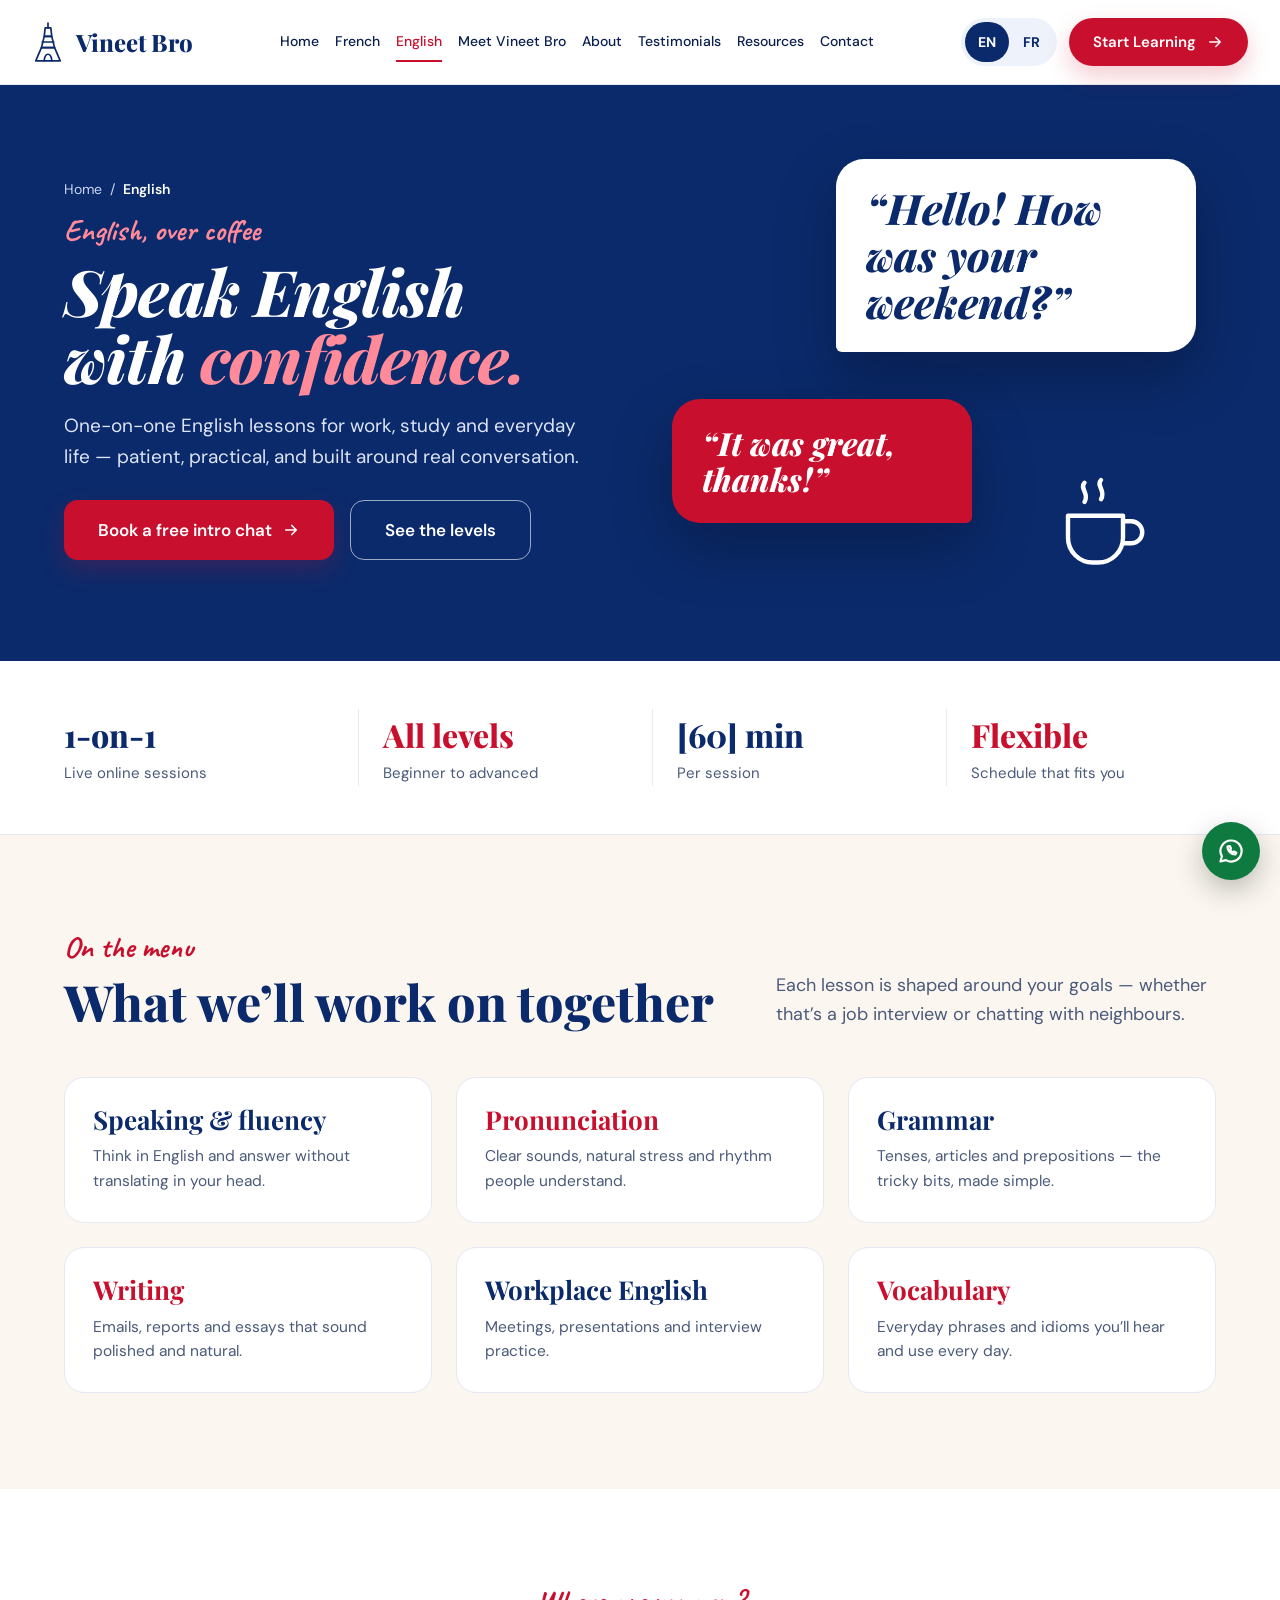
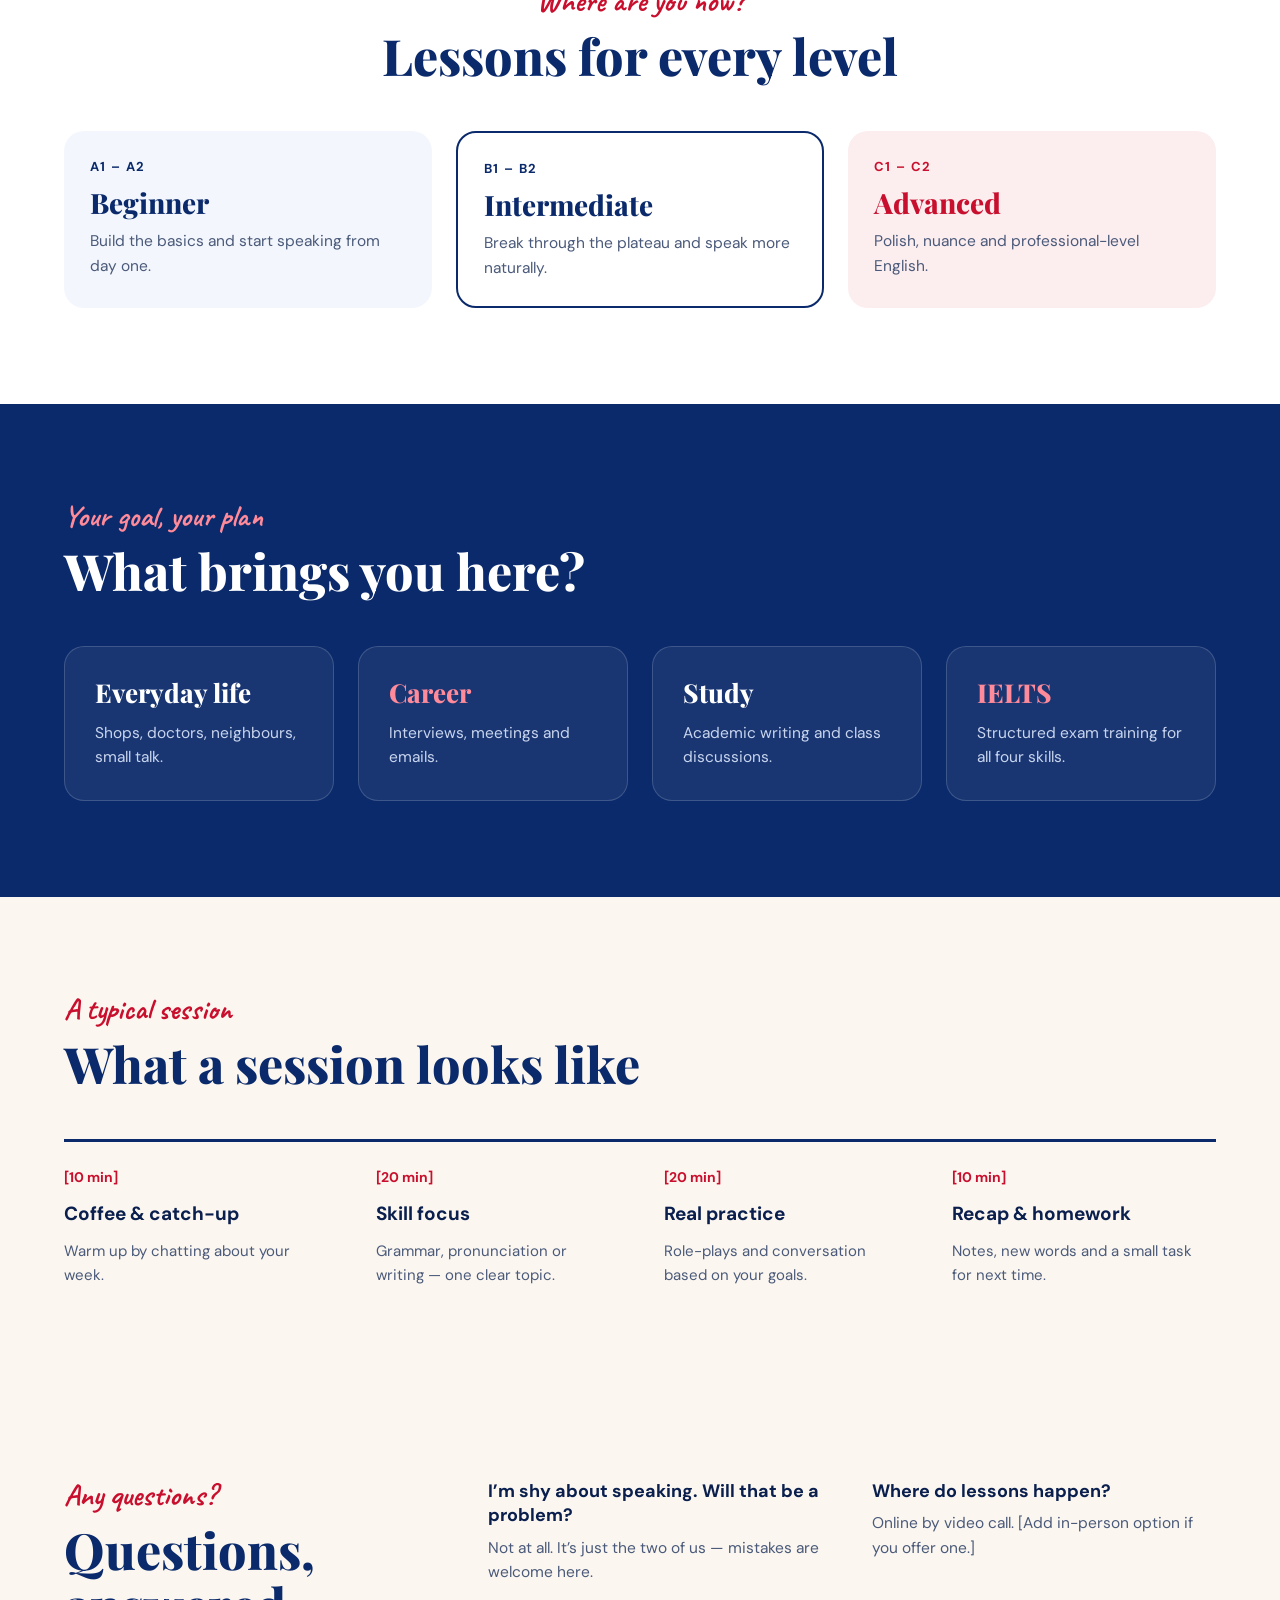
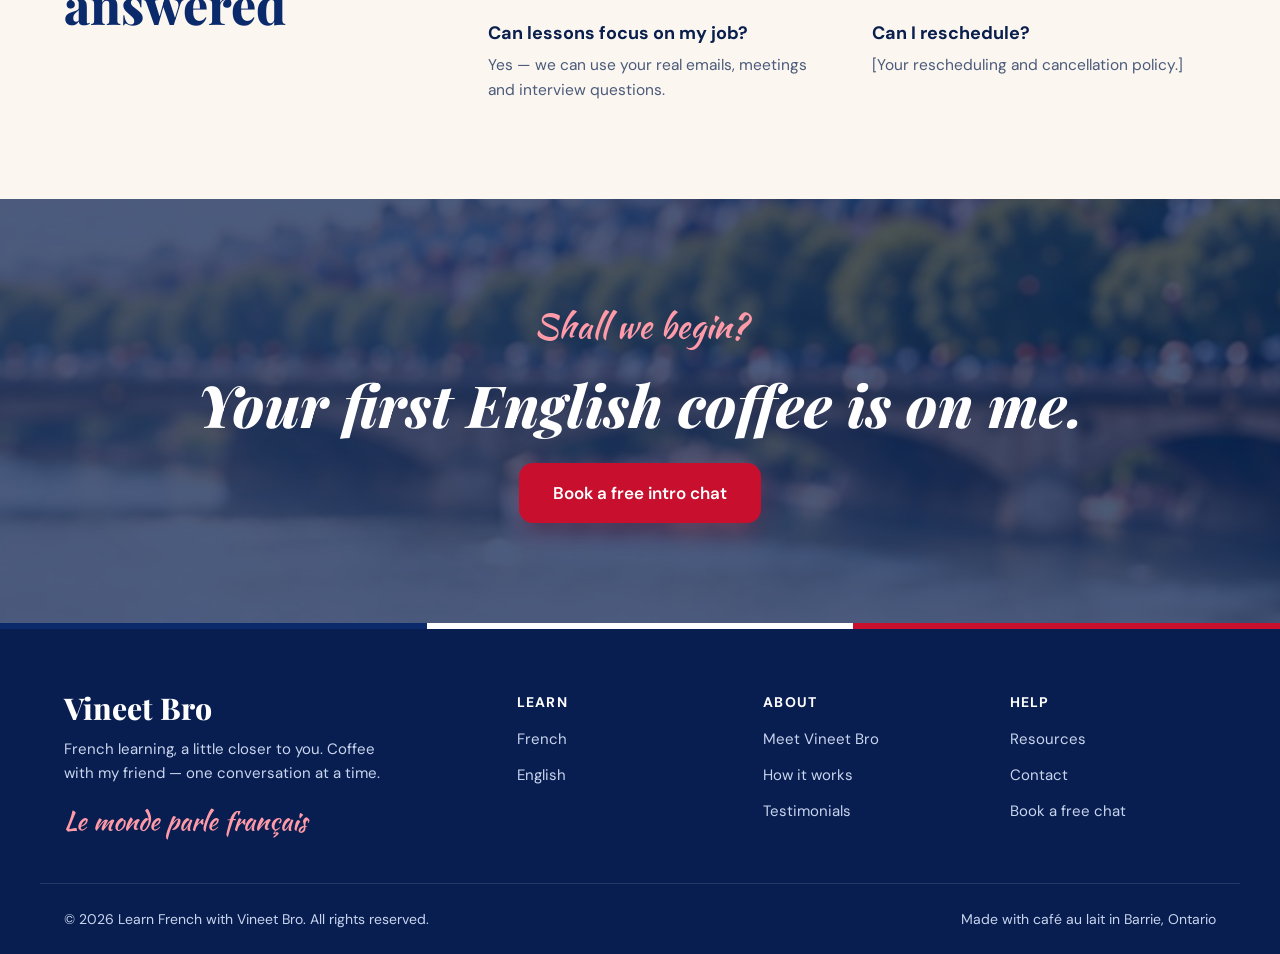
<file: english.html>
<!doctype html>
<html lang="en" class="no-js">
<head>
  <meta charset="utf-8">
  <meta name="viewport" content="width=device-width, initial-scale=1">
  <title data-fr="Cours d’anglais — Apprendre avec Vineet Bro">English Lessons — Learn with Vineet Bro</title>
  <meta name="description" content="One-on-one English lessons for work, study and everyday life, plus IELTS preparation." data-fr-content="Cours particuliers d’anglais pour le travail, les études et la vie quotidienne, et préparation à l’IELTS.">
  <link rel="icon" href="favicon.svg" type="image/svg+xml">
  <link rel="preconnect" href="https://fonts.googleapis.com">
  <link rel="preconnect" href="https://fonts.gstatic.com" crossorigin>
  <link href="https://fonts.googleapis.com/css2?family=Playfair+Display:ital,wght@0,600;0,700;0,800;1,700;1,800&family=DM+Sans:wght@400;500;600;700&family=Kaushan+Script&family=Caveat:wght@500;700&display=swap" rel="stylesheet">
  <link rel="stylesheet" href="styles.css">
</head>
<body>
<a class="skip-link" href="#main" data-fr="Aller au contenu principal">Skip to main content</a>
<p id="lang-status" class="sr-only" aria-live="polite"></p>

<header class="site-header">
  <div class="header-inner">
    <a class="brand" href="index.html" aria-label="Vineet Bro — home" data-fr-aria-label="Vineet Bro — accueil">
      <svg viewBox="0 0 34 44" class="i-stroke c-navy" aria-hidden="true" focusable="false"><path d="M17 2v5"/><path d="M14 7h6l1 9h-8z"/><path d="M13 16h8l3 12H10z"/><path d="M10 28h14l6 14H4z"/><path d="M13 42c0-4 1.8-7 4-7s4 3 4 7"/><path d="M11 22h12"/></svg>
      <span><span class="brand-name">Vineet Bro</span><span class="brand-tag" data-fr="Le français, un peu plus près de vous">French learning, a little closer to you</span></span>
    </a>
    <nav id="site-nav" class="nav-links" aria-label="Main" data-fr-aria-label="Menu principal">
      <a href="index.html" data-fr="Accueil">Home</a>
      <a href="french.html" data-fr="Français">French</a>
      <a href="english.html" aria-current="page" data-fr="Anglais">English</a>
      <a href="index.html#meet" data-fr="Rencontrer Vineet Bro">Meet Vineet Bro</a>
      <a href="about.html" data-fr="À propos">About</a>
      <a href="index.html#testimonials" data-fr="Témoignages">Testimonials</a>
      <a href="index.html#resources" data-fr="Ressources">Resources</a>
      <a href="index.html#contact" data-fr="Contact">Contact</a>
    </nav>
    <div class="header-actions">
      <div class="lang-toggle" role="group" aria-label="Language" data-fr-aria-label="Langue">
        <button type="button" data-lang="en" lang="en" title="English" aria-pressed="true">EN</button>
        <button type="button" data-lang="fr" lang="fr" title="Français" aria-pressed="false">FR</button>
      </div>
      <a class="btn btn-red btn-pill" href="index.html#contact"><span data-fr="Commencer">Start Learning</span><svg viewBox="0 0 24 24" class="i-stroke" aria-hidden="true" focusable="false"><path d="M5 12h14M13 6l6 6-6 6"/></svg></a>
      <button class="menu-btn" type="button" aria-label="Open menu" aria-expanded="false" aria-controls="site-nav"><svg viewBox="0 0 24 24" fill="none" stroke-width="2.2" stroke-linecap="round" aria-hidden="true" focusable="false"><path d="M4 7h16M4 12h16M4 17h10"/></svg></button>
    </div>
  </div>
</header>

<main id="main" tabindex="-1">

<section class="page-hero navy" aria-labelledby="page-title">
  <div class="container">
    <div>
      <nav class="crumbs" aria-label="Breadcrumb" data-fr-aria-label="Fil d’Ariane"><a href="index.html" data-fr="Accueil">Home</a><span aria-hidden="true">/</span><span aria-current="page" data-fr="Anglais">English</span></nav>
      <span class="eyebrow" data-fr="L’anglais, autour d’un café">English, over coffee</span>
      <h1 id="page-title" data-fr="Parlez anglais<br>avec <span class='accent'>confiance.</span>">Speak English<br>with <span class="accent">confidence.</span></h1>
      <p data-fr="Des cours particuliers d’anglais pour le travail, les études et la vie quotidienne — patients, pratiques et centrés sur la vraie conversation.">One-on-one English lessons for work, study and everyday life — patient, practical, and built around real conversation.</p>
      <div class="actions">
        <a class="btn btn-red btn-lg" href="index.html#contact"><span data-fr="Réserver un échange gratuit">Book a free intro chat</span><svg viewBox="0 0 24 24" class="i-stroke" style="stroke-width:2.2" aria-hidden="true" focusable="false"><path d="M5 12h14M13 6l6 6-6 6"/></svg></a>
        <a class="btn btn-outline-light btn-lg" href="#levels" data-fr="Voir les niveaux">See the levels</a>
      </div>
    </div>
    <div class="bubbles" aria-hidden="true">
      <div class="bubble one" lang="en">“Hello! How was your weekend?”</div>
      <div class="bubble two" lang="en">“It was great, thanks!”</div>
      <svg class="cup" viewBox="0 0 40 40" fill="none" stroke-width="1.6" stroke-linecap="round" stroke-linejoin="round" focusable="false"><path d="M8 17h20v8a9 9 0 0 1-9 9h-2a9 9 0 0 1-9-9z"/><path d="M28 19h3a4 4 0 0 1 0 8h-3"/><path d="M14 5c-2 2 2 4 0 7M20 4c-2 2 2 4 0 7"/></svg>
    </div>
  </div>
</section>

<section class="facts" aria-label="Key facts" data-fr-aria-label="En bref">
  <ul class="container grid grid-4">
    <li class="fact"><strong data-fr="Individuel">1-on-1</strong><span data-fr="Séances en ligne en direct">Live online sessions</span></li>
    <li class="fact"><strong data-fr="Tous niveaux">All levels</strong><span data-fr="De débutant à avancé">Beginner to advanced</span></li>
    <li class="fact"><strong>[60] min</strong><span data-fr="Par séance">Per session</span></li>
    <li class="fact"><strong data-fr="Flexible">Flexible</strong><span data-fr="Un horaire adapté à vous">Schedule that fits you</span></li>
  </ul>
</section>

<section class="section bg-cream" aria-labelledby="learn-title">
  <div class="container">
    <div class="section-head">
      <div><span class="eyebrow" data-fr="Au programme">On the menu</span><h2 class="title" id="learn-title" data-fr="Ce que nous travaillerons ensemble">What we’ll work on together</h2></div>
      <p class="lead" data-fr="Chaque cours suit vos objectifs — qu’il s’agisse d’un entretien d’embauche ou de discuter avec vos voisins.">Each lesson is shaped around your goals — whether that’s a job interview or chatting with neighbours.</p>
    </div>
    <div class="grid grid-3">
      <div class="topic"><h3 data-fr="Expression orale et aisance">Speaking &amp; fluency</h3><p data-fr="Penser en anglais et répondre sans traduire dans votre tête.">Think in English and answer without translating in your head.</p></div>
      <div class="topic"><h3 data-fr="Prononciation">Pronunciation</h3><p data-fr="Des sons clairs, un accent tonique et un rythme naturels, faciles à comprendre.">Clear sounds, natural stress and rhythm people understand.</p></div>
      <div class="topic"><h3 data-fr="Grammaire">Grammar</h3><p data-fr="Temps, articles et prépositions — les points difficiles, rendus simples.">Tenses, articles and prepositions — the tricky bits, made simple.</p></div>
      <div class="topic"><h3 data-fr="Expression écrite">Writing</h3><p data-fr="Des courriels, rapports et essais soignés et naturels.">Emails, reports and essays that sound polished and natural.</p></div>
      <div class="topic"><h3 data-fr="Anglais professionnel">Workplace English</h3><p data-fr="Réunions, présentations et préparation aux entretiens.">Meetings, presentations and interview practice.</p></div>
      <div class="topic"><h3 data-fr="Vocabulaire">Vocabulary</h3><p data-fr="Expressions courantes et idiomes que vous entendrez et utiliserez chaque jour.">Everyday phrases and idioms you’ll hear and use every day.</p></div>
    </div>
  </div>
</section>

<section class="section bg-white" id="levels" aria-labelledby="level-title">
  <div class="container">
    <div class="section-head center"><div><span class="eyebrow" data-fr="Où en êtes-vous ?">Where are you now?</span><h2 class="title" id="level-title" data-fr="Des cours pour tous les niveaux">Lessons for every level</h2></div></div>
    <div class="grid grid-3">
      <div class="lvl-card"><span class="kicker" style="color:#0B2A6B">A1 – A2</span><h3 class="big" data-fr="Débutant">Beginner</h3><p data-fr="Acquérir les bases et parler dès le premier jour.">Build the basics and start speaking from day one.</p></div>
      <div class="lvl-card outlined"><span class="kicker" style="color:#0B2A6B">B1 – B2</span><h3 class="big" data-fr="Intermédiaire">Intermediate</h3><p data-fr="Franchir le palier et parler plus naturellement.">Break through the plateau and speak more naturally.</p></div>
      <div class="lvl-card warm"><span class="kicker" style="color:#C8102E">C1 – C2</span><h3 class="big" data-fr="Avancé">Advanced</h3><p data-fr="Finesse, nuances et anglais de niveau professionnel.">Polish, nuance and professional-level English.</p></div>
    </div>
  </div>
</section>

<section class="section bg-navy" aria-labelledby="goal-title">
  <div class="container">
    <div class="section-head"><div><span class="eyebrow" data-fr="Votre objectif, votre plan">Your goal, your plan</span><h2 class="title" id="goal-title" data-fr="Qu’est-ce qui vous amène ?">What brings you here?</h2></div></div>
    <div class="grid grid-4">
      <div class="glass"><h3 class="serif" data-fr="Vie quotidienne">Everyday life</h3><p data-fr="Commerces, médecin, voisins, petites conversations.">Shops, doctors, neighbours, small talk.</p></div>
      <div class="glass"><h3 class="serif" style="color:#FF8A9A" data-fr="Carrière">Career</h3><p data-fr="Entretiens, réunions et courriels.">Interviews, meetings and emails.</p></div>
      <div class="glass"><h3 class="serif" data-fr="Études">Study</h3><p data-fr="Rédaction universitaire et discussions en classe.">Academic writing and class discussions.</p></div>
      <div class="glass"><h3 class="serif" style="color:#FF8A9A">IELTS</h3><p data-fr="Un entraînement structuré pour les quatre compétences.">Structured exam training for all four skills.</p></div>
    </div>
  </div>
</section>

<section class="section bg-cream" aria-labelledby="session-title">
  <div class="container">
    <div class="section-head"><div><span class="eyebrow" data-fr="Une séance typique">A typical session</span><h2 class="title" id="session-title" data-fr="Le déroulé d’une séance">What a session looks like</h2></div></div>
    <ol class="grid grid-4 session" style="gap:0">
      <li><span class="time">[10 min]</span><strong data-fr="Café et nouvelles">Coffee &amp; catch-up</strong><p data-fr="On s’échauffe en parlant de votre semaine.">Warm up by chatting about your week.</p></li>
      <li><span class="time">[20 min]</span><strong data-fr="Compétence ciblée">Skill focus</strong><p data-fr="Grammaire, prononciation ou écrit — un sujet clair.">Grammar, pronunciation or writing — one clear topic.</p></li>
      <li><span class="time">[20 min]</span><strong data-fr="Pratique réelle">Real practice</strong><p data-fr="Jeux de rôle et conversation selon vos objectifs.">Role-plays and conversation based on your goals.</p></li>
      <li><span class="time">[10 min]</span><strong data-fr="Récap et devoirs">Recap &amp; homework</strong><p data-fr="Notes, nouveaux mots et un petit exercice pour la prochaine fois.">Notes, new words and a small task for next time.</p></li>
    </ol>
  </div>
</section>


<section class="section bg-cream" aria-labelledby="faq-title">
  <div class="container faq">
    <div><span class="eyebrow" data-fr="Des questions ?">Any questions?</span><h2 class="title" id="faq-title" data-fr="Vos questions, nos réponses">Questions, answered</h2></div>
    <div class="faq-list">
      <div><h3 data-fr="Je suis timide à l’oral. Est-ce un problème ?">I’m shy about speaking. Will that be a problem?</h3><p data-fr="Pas du tout. Nous ne sommes que tous les deux — ici, les erreurs sont les bienvenues.">Not at all. It’s just the two of us — mistakes are welcome here.</p></div>
      <div><h3 data-fr="Où se passent les cours ?">Where do lessons happen?</h3><p data-fr="En ligne, par appel vidéo. [Ajoutez l’option en présentiel si vous la proposez.]">Online by video call. [Add in-person option if you offer one.]</p></div>
      <div><h3 data-fr="Les cours peuvent-ils porter sur mon travail ?">Can lessons focus on my job?</h3><p data-fr="Oui — nous pouvons utiliser vos vrais courriels, réunions et questions d’entretien.">Yes — we can use your real emails, meetings and interview questions.</p></div>
      <div><h3 data-fr="Puis-je déplacer un cours ?">Can I reschedule?</h3><p data-fr="[Votre politique de report et d’annulation.]">[Your rescheduling and cancellation policy.]</p></div>
    </div>
  </div>
</section>

<section class="cta" aria-labelledby="cta-title">
  <img src="seine-bridge.jpg" alt="">
  <div class="inner">
    <span class="script" data-fr="On commence ?">Shall we begin?</span>
    <h2 id="cta-title" data-fr="Votre premier café en anglais est offert.">Your first English coffee is on me.</h2>
    <div class="actions"><a class="btn btn-red btn-lg" href="index.html#contact" data-fr="Réserver un échange gratuit">Book a free intro chat</a></div>
  </div>
</section>

</main>

<footer class="site-footer">
  <div class="tricolour-bar" aria-hidden="true"><span></span><span></span><span></span></div>
  <div class="container footer-grid">
    <div class="footer-brand">
      <span class="brand-name">Vineet Bro</span>
      <p data-fr="Le français, un peu plus près de vous. Un café entre amis — une conversation à la fois.">French learning, a little closer to you. Coffee with my friend — one conversation at a time.</p>
      <span class="script" lang="fr">Le monde parle français</span>
    </div>
    <nav class="footer-col" aria-labelledby="f-learn"><h2 id="f-learn" data-fr="Apprendre">Learn</h2><a href="french.html" data-fr="Français">French</a><a href="english.html" data-fr="Anglais">English</a></nav>
    <nav class="footer-col" aria-labelledby="f-about"><h2 id="f-about" data-fr="À propos">About</h2><a href="about.html" data-fr="Rencontrer Vineet Bro">Meet Vineet Bro</a><a href="index.html#how" data-fr="Comment ça marche">How it works</a><a href="index.html#testimonials" data-fr="Témoignages">Testimonials</a></nav>
    <nav class="footer-col" aria-labelledby="f-help"><h2 id="f-help" data-fr="Aide">Help</h2><a href="index.html#resources" data-fr="Ressources">Resources</a><a href="index.html#contact" data-fr="Contact">Contact</a><a href="index.html#contact" data-fr="Réserver un échange gratuit">Book a free chat</a></nav>
  </div>
  <div class="container footer-bottom">
    <span>© <span id="year">2026</span> Learn French with Vineet Bro. <span data-fr="Tous droits réservés.">All rights reserved.</span></span>
    <span data-fr="Fait avec un café au lait à Barrie, Ontario">Made with café au lait in Barrie, Ontario</span>
  </div>
</footer>

<a class="wa-float" href="https://wa.me/16473361486" target="_blank" rel="noopener" aria-label="Chat on WhatsApp (opens in a new tab)" data-fr-aria-label="Discuter sur WhatsApp (s’ouvre dans un nouvel onglet)"><svg viewBox="0 0 24 24" fill="none" stroke="currentColor" stroke-width="1.9" stroke-linecap="round" stroke-linejoin="round" aria-hidden="true" focusable="false"><path d="M12 3a9 9 0 0 0-7.8 13.5L3 21l4.6-1.2A9 9 0 1 0 12 3z"/><path d="M9 8.3c0 3.7 3 6.7 6.7 6.7l.9-1.6-2-1-1 .8a5 5 0 0 1-2.4-2.4l.8-1-1-2z"/></svg></a>

<script src="main.js"></script>
</body>
</html>
</file>
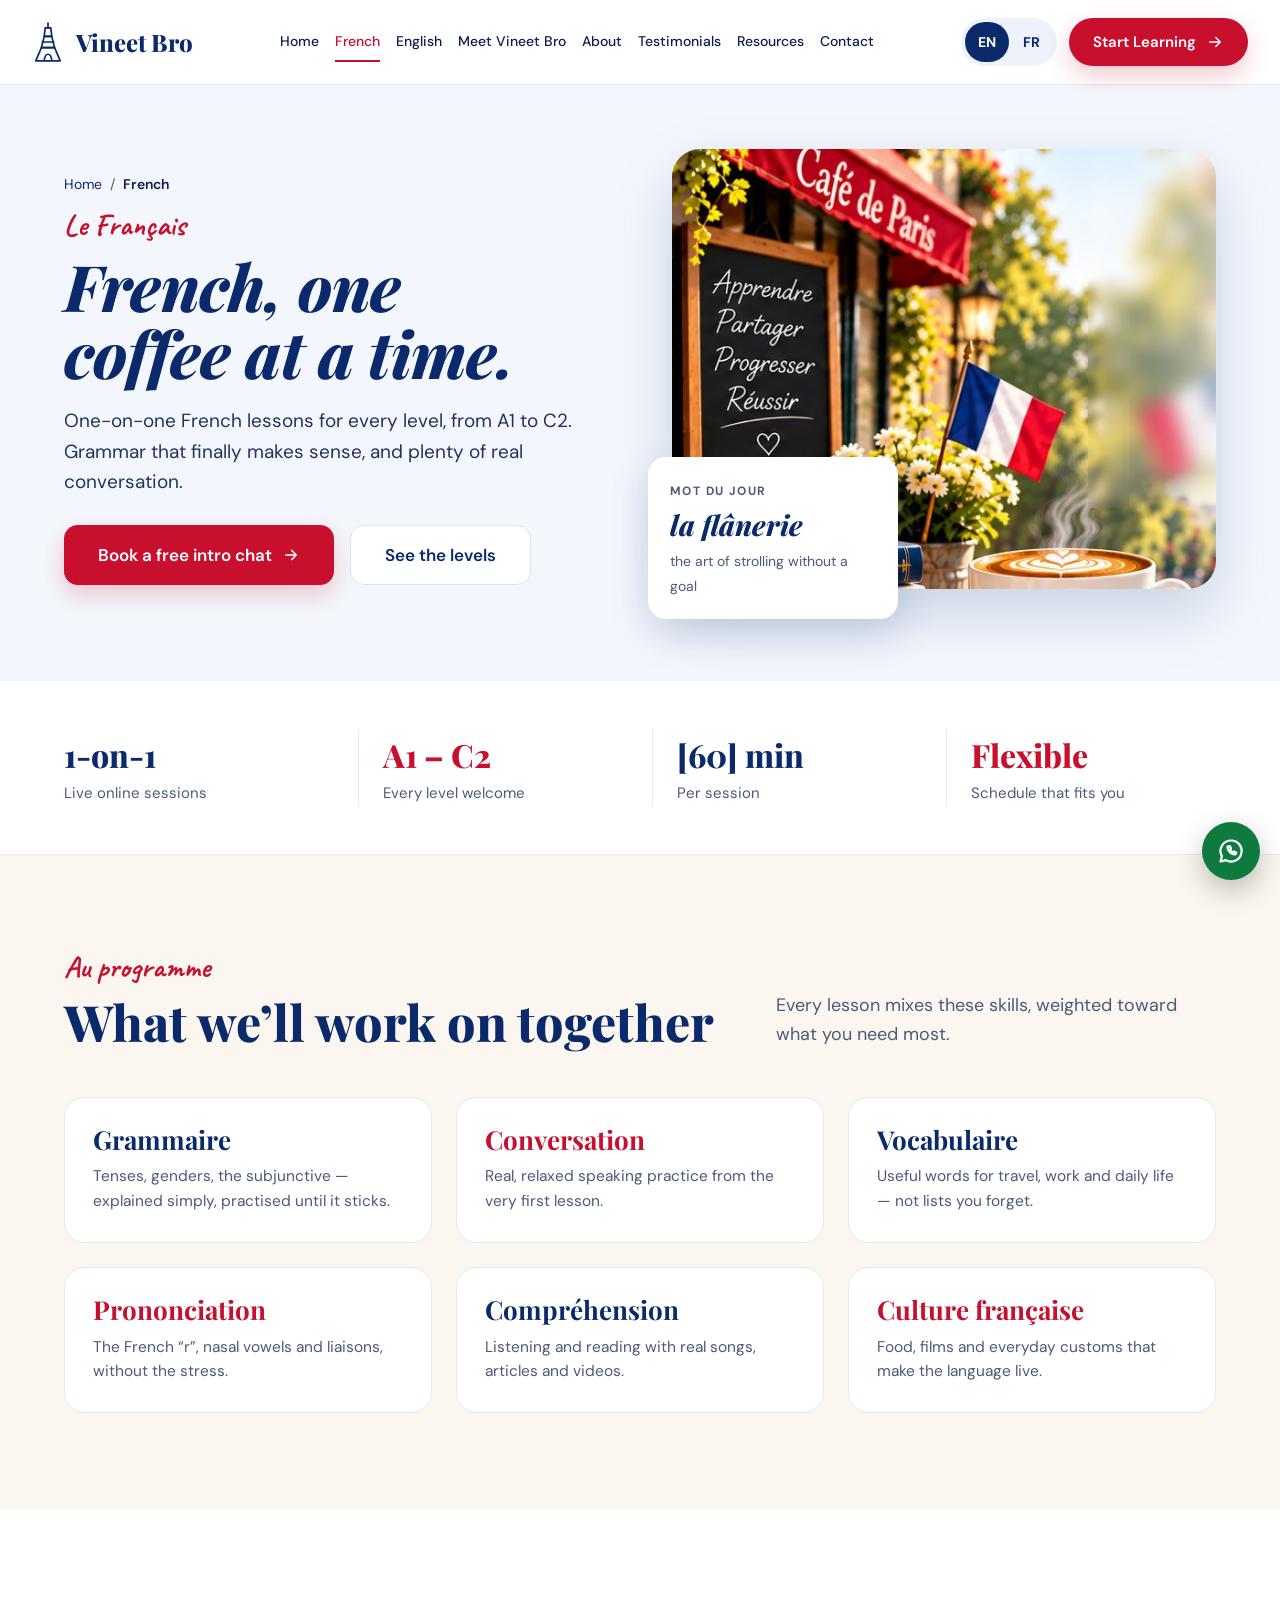
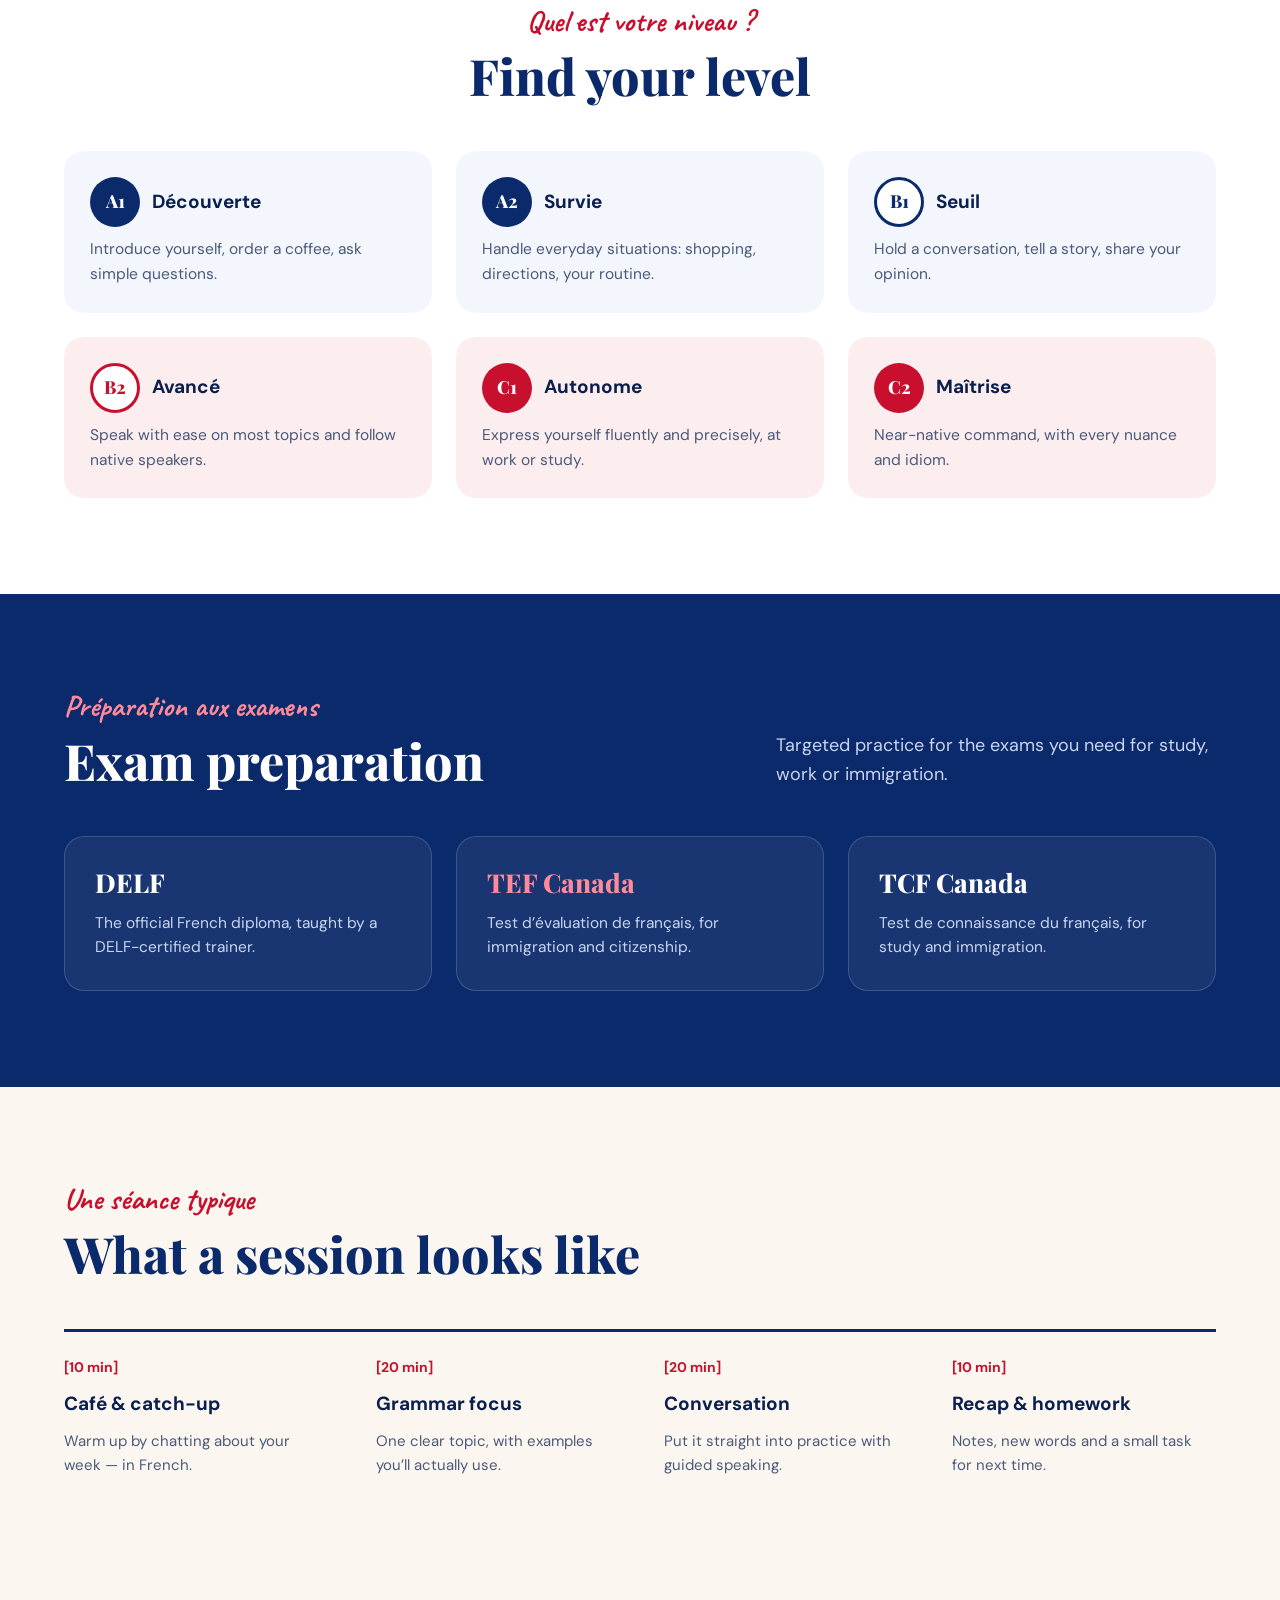
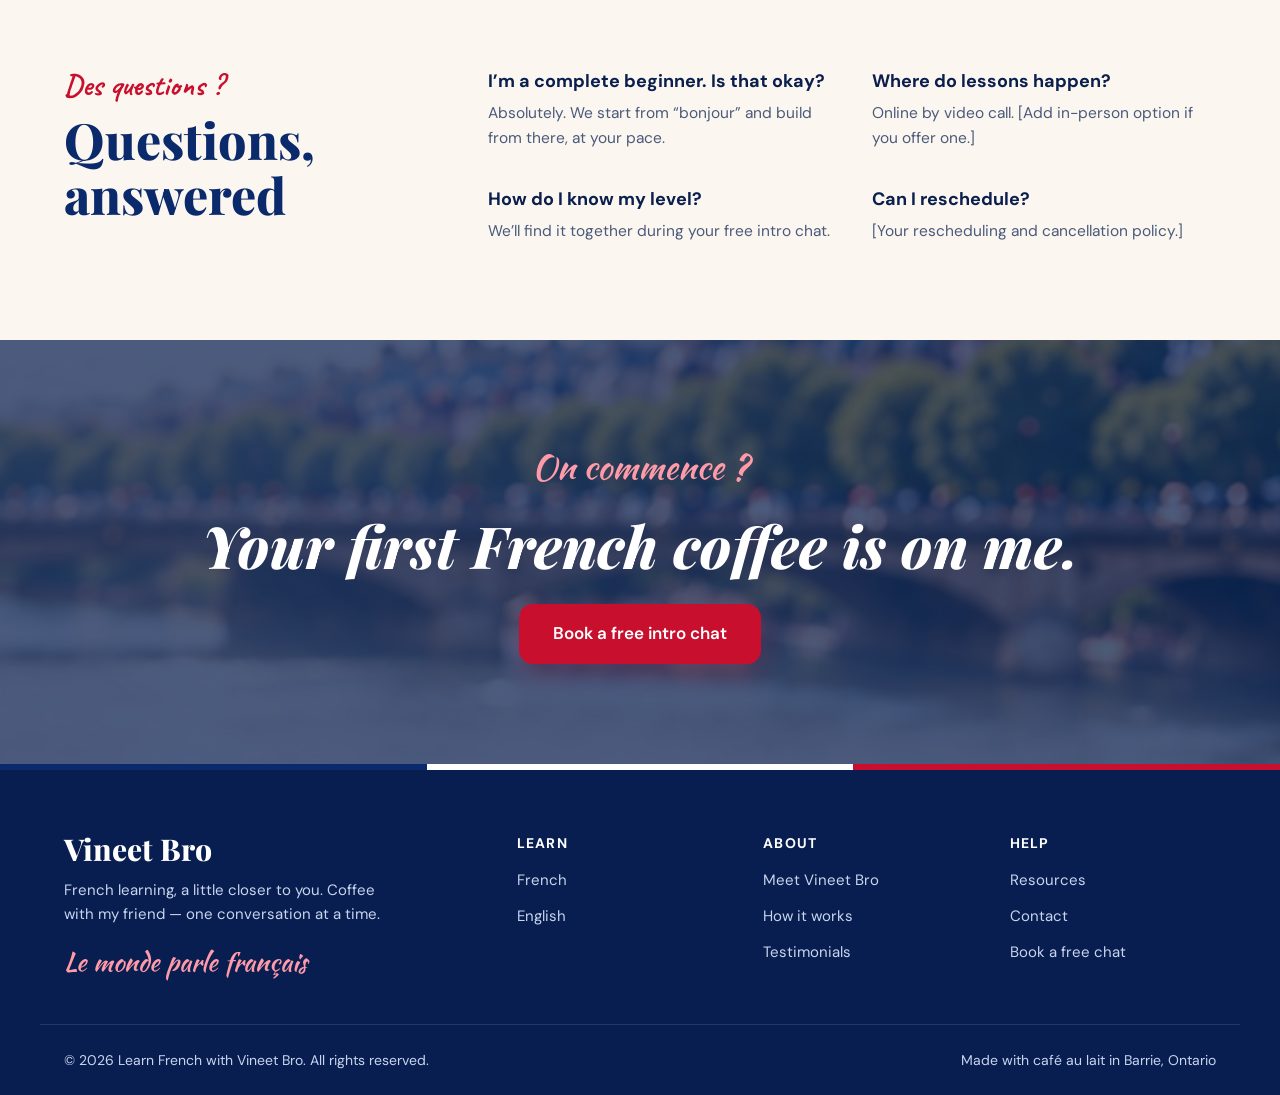
<file: french.html>
<!doctype html>
<html lang="en" class="no-js">
<head>
  <meta charset="utf-8">
  <meta name="viewport" content="width=device-width, initial-scale=1">
  <title data-fr="Cours de français — Apprendre le français avec Vineet Bro">French Lessons — Learn French with Vineet Bro</title>
  <meta name="description" content="One-on-one French lessons for every level, A1 to C2, plus DELF, TEF Canada and TCF Canada exam preparation." data-fr-content="Cours particuliers de français pour tous les niveaux, de A1 à C2, et préparation au DELF, TEF Canada et TCF Canada.">
  <link rel="icon" href="favicon.svg" type="image/svg+xml">
  <link rel="preconnect" href="https://fonts.googleapis.com">
  <link rel="preconnect" href="https://fonts.gstatic.com" crossorigin>
  <link href="https://fonts.googleapis.com/css2?family=Playfair+Display:ital,wght@0,600;0,700;0,800;1,700;1,800&family=DM+Sans:wght@400;500;600;700&family=Kaushan+Script&family=Caveat:wght@500;700&display=swap" rel="stylesheet">
  <link rel="stylesheet" href="styles.css">
</head>
<body>
<a class="skip-link" href="#main" data-fr="Aller au contenu principal">Skip to main content</a>
<p id="lang-status" class="sr-only" aria-live="polite"></p>

<header class="site-header">
  <div class="header-inner">
    <a class="brand" href="index.html" aria-label="Vineet Bro — home" data-fr-aria-label="Vineet Bro — accueil">
      <svg viewBox="0 0 34 44" class="i-stroke c-navy" aria-hidden="true" focusable="false"><path d="M17 2v5"/><path d="M14 7h6l1 9h-8z"/><path d="M13 16h8l3 12H10z"/><path d="M10 28h14l6 14H4z"/><path d="M13 42c0-4 1.8-7 4-7s4 3 4 7"/><path d="M11 22h12"/></svg>
      <span><span class="brand-name">Vineet Bro</span><span class="brand-tag" data-fr="Le français, un peu plus près de vous">French learning, a little closer to you</span></span>
    </a>
    <nav id="site-nav" class="nav-links" aria-label="Main" data-fr-aria-label="Menu principal">
      <a href="index.html" data-fr="Accueil">Home</a>
      <a href="french.html" aria-current="page" data-fr="Français">French</a>
      <a href="english.html" data-fr="Anglais">English</a>
      <a href="index.html#meet" data-fr="Rencontrer Vineet Bro">Meet Vineet Bro</a>
      <a href="about.html" data-fr="À propos">About</a>
      <a href="index.html#testimonials" data-fr="Témoignages">Testimonials</a>
      <a href="index.html#resources" data-fr="Ressources">Resources</a>
      <a href="index.html#contact" data-fr="Contact">Contact</a>
    </nav>
    <div class="header-actions">
      <div class="lang-toggle" role="group" aria-label="Language" data-fr-aria-label="Langue">
        <button type="button" data-lang="en" lang="en" title="English" aria-pressed="true">EN</button>
        <button type="button" data-lang="fr" lang="fr" title="Français" aria-pressed="false">FR</button>
      </div>
      <a class="btn btn-red btn-pill" href="index.html#contact"><span data-fr="Commencer">Start Learning</span><svg viewBox="0 0 24 24" class="i-stroke" aria-hidden="true" focusable="false"><path d="M5 12h14M13 6l6 6-6 6"/></svg></a>
      <button class="menu-btn" type="button" aria-label="Open menu" aria-expanded="false" aria-controls="site-nav"><svg viewBox="0 0 24 24" fill="none" stroke-width="2.2" stroke-linecap="round" aria-hidden="true" focusable="false"><path d="M4 7h16M4 12h16M4 17h10"/></svg></button>
    </div>
  </div>
</header>

<main id="main" tabindex="-1">

<section class="page-hero" aria-labelledby="page-title">
  <div class="container">
    <div>
      <nav class="crumbs" aria-label="Breadcrumb" data-fr-aria-label="Fil d’Ariane"><a href="index.html" data-fr="Accueil">Home</a><span aria-hidden="true">/</span><span aria-current="page" data-fr="Français">French</span></nav>
      <span class="eyebrow" lang="fr">Le Français</span>
      <h1 id="page-title" data-fr="Le français,<br>un café à la fois.">French, one<br>coffee at a time.</h1>
      <p data-fr="Des cours particuliers de français pour tous les niveaux, de A1 à C2. Une grammaire enfin claire, et beaucoup de vraie conversation.">One-on-one French lessons for every level, from A1 to C2. Grammar that finally makes sense, and plenty of real conversation.</p>
      <div class="actions">
        <a class="btn btn-red btn-lg" href="index.html#contact"><span data-fr="Réserver un échange gratuit">Book a free intro chat</span><svg viewBox="0 0 24 24" class="i-stroke" style="stroke-width:2.2" aria-hidden="true" focusable="false"><path d="M5 12h14M13 6l6 6-6 6"/></svg></a>
        <a class="btn btn-light btn-lg" href="#levels"><span data-fr="Voir les niveaux">See the levels</span></a>
      </div>
    </div>
    <div class="hero-visual">
      <img src="cafe-table.jpg" alt="Parisian café table with coffee, a croissant and French textbooks" data-fr-alt="Table de café parisien avec un café, un croissant et des manuels de français">
      <div class="word-card"><span class="kicker" lang="fr">Mot du jour</span><strong lang="fr">la flânerie</strong><span data-fr="l’art de se promener sans but">the art of strolling without a goal</span></div>
    </div>
  </div>
</section>

<section class="facts" aria-label="Key facts" data-fr-aria-label="En bref">
  <ul class="container grid grid-4">
    <li class="fact"><strong data-fr="Individuel">1-on-1</strong><span data-fr="Séances en ligne en direct">Live online sessions</span></li>
    <li class="fact"><strong>A1 – C2</strong><span data-fr="Tous les niveaux sont bienvenus">Every level welcome</span></li>
    <li class="fact"><strong>[60] min</strong><span data-fr="Par séance">Per session</span></li>
    <li class="fact"><strong data-fr="Flexible">Flexible</strong><span data-fr="Un horaire adapté à vous">Schedule that fits you</span></li>
  </ul>
</section>

<section class="section bg-cream" aria-labelledby="learn-title">
  <div class="container">
    <div class="section-head">
      <div><span class="eyebrow" lang="fr">Au programme</span><h2 class="title" id="learn-title" data-fr="Ce que nous travaillerons ensemble">What we’ll work on together</h2></div>
      <p class="lead" data-fr="Chaque cours mêle ces compétences, selon ce dont vous avez le plus besoin.">Every lesson mixes these skills, weighted toward what you need most.</p>
    </div>
    <div class="grid grid-3">
      <div class="topic"><h3 lang="fr">Grammaire</h3><p data-fr="Les temps, les genres, le subjonctif — expliqués simplement, pratiqués jusqu’à ce que ça rentre.">Tenses, genders, the subjunctive — explained simply, practised until it sticks.</p></div>
      <div class="topic"><h3>Conversation</h3><p data-fr="De la vraie pratique orale, détendue, dès le premier cours.">Real, relaxed speaking practice from the very first lesson.</p></div>
      <div class="topic"><h3 lang="fr">Vocabulaire</h3><p data-fr="Des mots utiles pour le voyage, le travail et la vie quotidienne — pas des listes qu’on oublie.">Useful words for travel, work and daily life — not lists you forget.</p></div>
      <div class="topic"><h3 lang="fr">Prononciation</h3><p data-fr="Le « r » français, les voyelles nasales et les liaisons, sans stress.">The French “r”, nasal vowels and liaisons, without the stress.</p></div>
      <div class="topic"><h3 lang="fr">Compréhension</h3><p data-fr="Écoute et lecture avec de vraies chansons, articles et vidéos.">Listening and reading with real songs, articles and videos.</p></div>
      <div class="topic"><h3 lang="fr">Culture française</h3><p data-fr="La cuisine, le cinéma et les coutumes qui font vivre la langue.">Food, films and everyday customs that make the language live.</p></div>
    </div>
  </div>
</section>

<section class="section bg-white" id="levels" aria-labelledby="level-title">
  <div class="container">
    <div class="section-head center"><div><span class="eyebrow" lang="fr">Quel est votre niveau ?</span><h2 class="title" id="level-title" data-fr="Trouvez votre niveau">Find your level</h2></div></div>
    <div class="grid grid-3">
      <div class="lvl-card"><h3 class="head"><span class="badge-lvl">A1</span><strong lang="fr">Découverte</strong></h3><p data-fr="Se présenter, commander un café, poser des questions simples.">Introduce yourself, order a coffee, ask simple questions.</p></div>
      <div class="lvl-card"><h3 class="head"><span class="badge-lvl">A2</span><strong lang="fr">Survie</strong></h3><p data-fr="Gérer les situations du quotidien : achats, directions, votre routine.">Handle everyday situations: shopping, directions, your routine.</p></div>
      <div class="lvl-card"><h3 class="head"><span class="badge-lvl o-navy">B1</span><strong lang="fr">Seuil</strong></h3><p data-fr="Tenir une conversation, raconter une histoire, donner votre avis.">Hold a conversation, tell a story, share your opinion.</p></div>
      <div class="lvl-card warm"><h3 class="head"><span class="badge-lvl o-red">B2</span><strong lang="fr">Avancé</strong></h3><p data-fr="Parler avec aisance de la plupart des sujets et suivre des natifs.">Speak with ease on most topics and follow native speakers.</p></div>
      <div class="lvl-card warm"><h3 class="head"><span class="badge-lvl red">C1</span><strong lang="fr">Autonome</strong></h3><p data-fr="S’exprimer avec aisance et précision, au travail ou pour les études.">Express yourself fluently and precisely, at work or study.</p></div>
      <div class="lvl-card warm"><h3 class="head"><span class="badge-lvl red">C2</span><strong lang="fr">Maîtrise</strong></h3><p data-fr="Une maîtrise quasi native, avec toutes les nuances et expressions.">Near-native command, with every nuance and idiom.</p></div>
    </div>
  </div>
</section>

<section class="section bg-navy" aria-labelledby="exam-title">
  <div class="container">
    <div class="section-head">
      <div><span class="eyebrow" lang="fr">Préparation aux examens</span><h2 class="title" id="exam-title" data-fr="Préparation aux examens">Exam preparation</h2></div>
      <p class="lead" data-fr="Un entraînement ciblé pour les examens dont vous avez besoin pour les études, le travail ou l’immigration.">Targeted practice for the exams you need for study, work or immigration.</p>
    </div>
    <div class="grid grid-3">
      <div class="glass"><h3 class="serif">DELF</h3><p data-fr="Le diplôme officiel de français, avec un formateur certifié DELF.">The official French diploma, taught by a DELF-certified trainer.</p></div>
      <div class="glass"><h3 class="serif" style="color:#FF8A9A">TEF Canada</h3><p data-fr="Test d’évaluation de français, pour l’immigration et la citoyenneté.">Test d’évaluation de français, for immigration and citizenship.</p></div>
      <div class="glass"><h3 class="serif">TCF Canada</h3><p data-fr="Test de connaissance du français, pour les études et l’immigration.">Test de connaissance du français, for study and immigration.</p></div>
    </div>
  </div>
</section>

<section class="section bg-cream" aria-labelledby="session-title">
  <div class="container">
    <div class="section-head"><div><span class="eyebrow" lang="fr">Une séance typique</span><h2 class="title" id="session-title" data-fr="Le déroulé d’une séance">What a session looks like</h2></div></div>
    <ol class="grid grid-4 session" style="gap:0">
      <li><span class="time">[10 min]</span><strong data-fr="Café et nouvelles">Café &amp; catch-up</strong><p data-fr="On s’échauffe en parlant de votre semaine — en français.">Warm up by chatting about your week — in French.</p></li>
      <li><span class="time">[20 min]</span><strong data-fr="Point de grammaire">Grammar focus</strong><p data-fr="Un sujet clair, avec des exemples que vous utiliserez vraiment.">One clear topic, with examples you’ll actually use.</p></li>
      <li><span class="time">[20 min]</span><strong>Conversation</strong><p data-fr="On met tout de suite en pratique à l’oral, avec des guides.">Put it straight into practice with guided speaking.</p></li>
      <li><span class="time">[10 min]</span><strong data-fr="Récap et devoirs">Recap &amp; homework</strong><p data-fr="Notes, nouveaux mots et un petit exercice pour la prochaine fois.">Notes, new words and a small task for next time.</p></li>
    </ol>
  </div>
</section>


<section class="section bg-cream" aria-labelledby="faq-title">
  <div class="container faq">
    <div><span class="eyebrow" lang="fr">Des questions ?</span><h2 class="title" id="faq-title" data-fr="Vos questions, nos réponses">Questions, answered</h2></div>
    <div class="faq-list">
      <div><h3 data-fr="Je suis grand débutant. Est-ce que ça va ?">I’m a complete beginner. Is that okay?</h3><p data-fr="Absolument. On commence par « bonjour » et on avance à votre rythme.">Absolutely. We start from “bonjour” and build from there, at your pace.</p></div>
      <div><h3 data-fr="Où se passent les cours ?">Where do lessons happen?</h3><p data-fr="En ligne, par appel vidéo. [Ajoutez l’option en présentiel si vous la proposez.]">Online by video call. [Add in-person option if you offer one.]</p></div>
      <div><h3 data-fr="Comment connaître mon niveau ?">How do I know my level?</h3><p data-fr="Nous le trouverons ensemble lors de votre premier échange gratuit.">We’ll find it together during your free intro chat.</p></div>
      <div><h3 data-fr="Puis-je déplacer un cours ?">Can I reschedule?</h3><p data-fr="[Votre politique de report et d’annulation.]">[Your rescheduling and cancellation policy.]</p></div>
    </div>
  </div>
</section>

<section class="cta" aria-labelledby="cta-title">
  <img src="seine-bridge.jpg" alt="">
  <div class="inner">
    <span class="script" lang="fr">On commence ?</span>
    <h2 id="cta-title" data-fr="Votre premier café en français est offert.">Your first French coffee is on me.</h2>
    <div class="actions"><a class="btn btn-red btn-lg" href="index.html#contact" data-fr="Réserver un échange gratuit">Book a free intro chat</a></div>
  </div>
</section>

</main>

<footer class="site-footer">
  <div class="tricolour-bar" aria-hidden="true"><span></span><span></span><span></span></div>
  <div class="container footer-grid">
    <div class="footer-brand">
      <span class="brand-name">Vineet Bro</span>
      <p data-fr="Le français, un peu plus près de vous. Un café entre amis — une conversation à la fois.">French learning, a little closer to you. Coffee with my friend — one conversation at a time.</p>
      <span class="script" lang="fr">Le monde parle français</span>
    </div>
    <nav class="footer-col" aria-labelledby="f-learn"><h2 id="f-learn" data-fr="Apprendre">Learn</h2><a href="french.html" data-fr="Français">French</a><a href="english.html" data-fr="Anglais">English</a></nav>
    <nav class="footer-col" aria-labelledby="f-about"><h2 id="f-about" data-fr="À propos">About</h2><a href="about.html" data-fr="Rencontrer Vineet Bro">Meet Vineet Bro</a><a href="index.html#how" data-fr="Comment ça marche">How it works</a><a href="index.html#testimonials" data-fr="Témoignages">Testimonials</a></nav>
    <nav class="footer-col" aria-labelledby="f-help"><h2 id="f-help" data-fr="Aide">Help</h2><a href="index.html#resources" data-fr="Ressources">Resources</a><a href="index.html#contact" data-fr="Contact">Contact</a><a href="index.html#contact" data-fr="Réserver un échange gratuit">Book a free chat</a></nav>
  </div>
  <div class="container footer-bottom">
    <span>© <span id="year">2026</span> Learn French with Vineet Bro. <span data-fr="Tous droits réservés.">All rights reserved.</span></span>
    <span data-fr="Fait avec un café au lait à Barrie, Ontario">Made with café au lait in Barrie, Ontario</span>
  </div>
</footer>

<a class="wa-float" href="https://wa.me/16473361486" target="_blank" rel="noopener" aria-label="Chat on WhatsApp (opens in a new tab)" data-fr-aria-label="Discuter sur WhatsApp (s’ouvre dans un nouvel onglet)"><svg viewBox="0 0 24 24" fill="none" stroke="currentColor" stroke-width="1.9" stroke-linecap="round" stroke-linejoin="round" aria-hidden="true" focusable="false"><path d="M12 3a9 9 0 0 0-7.8 13.5L3 21l4.6-1.2A9 9 0 1 0 12 3z"/><path d="M9 8.3c0 3.7 3 6.7 6.7 6.7l.9-1.6-2-1-1 .8a5 5 0 0 1-2.4-2.4l.8-1-1-2z"/></svg></a>

<script src="main.js"></script>
</body>
</html>
</file>
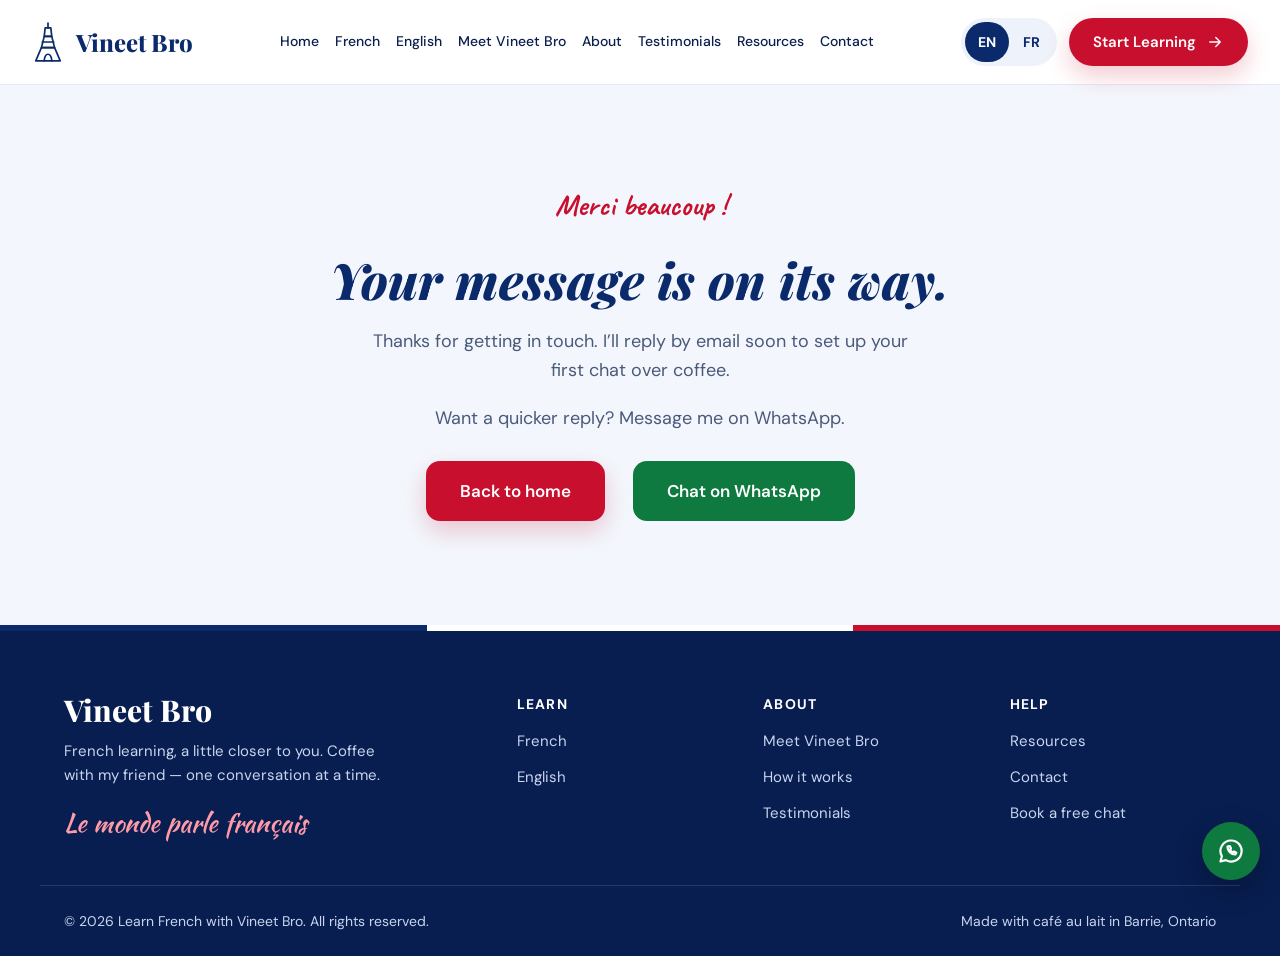
<file: thanks.html>
<!doctype html>
<html lang="en" class="no-js">
<head>
  <meta charset="utf-8">
  <meta name="viewport" content="width=device-width, initial-scale=1">
  <title data-fr="Merci ! — Learn French with Vineet Bro">Thank you — Learn French with Vineet Bro</title>
  <meta name="robots" content="noindex">
  <link rel="icon" href="favicon.svg" type="image/svg+xml">
  <link rel="preconnect" href="https://fonts.googleapis.com">
  <link rel="preconnect" href="https://fonts.gstatic.com" crossorigin>
  <link href="https://fonts.googleapis.com/css2?family=Playfair+Display:ital,wght@0,600;0,700;0,800;1,700;1,800&family=DM+Sans:wght@400;500;600;700&family=Kaushan+Script&family=Caveat:wght@500;700&display=swap" rel="stylesheet">
  <link rel="stylesheet" href="styles.css">
</head>
<body>
<a class="skip-link" href="#main" data-fr="Aller au contenu principal">Skip to main content</a>
<p id="lang-status" class="sr-only" aria-live="polite"></p>

<header class="site-header">
  <div class="header-inner">
    <a class="brand" href="index.html" aria-label="Vineet Bro — home" data-fr-aria-label="Vineet Bro — accueil">
      <svg viewBox="0 0 34 44" class="i-stroke c-navy" aria-hidden="true" focusable="false"><path d="M17 2v5"/><path d="M14 7h6l1 9h-8z"/><path d="M13 16h8l3 12H10z"/><path d="M10 28h14l6 14H4z"/><path d="M13 42c0-4 1.8-7 4-7s4 3 4 7"/><path d="M11 22h12"/></svg>
      <span><span class="brand-name">Vineet Bro</span><span class="brand-tag" data-fr="Le français, un peu plus près de vous">French learning, a little closer to you</span></span>
    </a>
    <nav id="site-nav" class="nav-links" aria-label="Main" data-fr-aria-label="Menu principal">
      <a href="index.html" data-fr="Accueil">Home</a>
      <a href="french.html" data-fr="Français">French</a>
      <a href="english.html" data-fr="Anglais">English</a>
      <a href="index.html#meet" data-fr="Rencontrer Vineet Bro">Meet Vineet Bro</a>
      <a href="about.html" data-fr="À propos">About</a>
      <a href="index.html#testimonials" data-fr="Témoignages">Testimonials</a>
      <a href="index.html#resources" data-fr="Ressources">Resources</a>
      <a href="index.html#contact" data-fr="Contact">Contact</a>
    </nav>
    <div class="header-actions">
      <div class="lang-toggle" role="group" aria-label="Language" data-fr-aria-label="Langue">
        <button type="button" data-lang="en" lang="en" title="English" aria-pressed="true">EN</button>
        <button type="button" data-lang="fr" lang="fr" title="Français" aria-pressed="false">FR</button>
      </div>
      <a class="btn btn-red btn-pill" href="index.html#contact"><span data-fr="Commencer">Start Learning</span><svg viewBox="0 0 24 24" class="i-stroke" aria-hidden="true" focusable="false"><path d="M5 12h14M13 6l6 6-6 6"/></svg></a>
      <button class="menu-btn" type="button" aria-label="Open menu" aria-expanded="false" aria-controls="site-nav"><svg viewBox="0 0 24 24" fill="none" stroke-width="2.2" stroke-linecap="round" aria-hidden="true" focusable="false"><path d="M4 7h16M4 12h16M4 17h10"/></svg></button>
    </div>
  </div>
</header>

<main id="main" tabindex="-1">
<section class="section bg-sky thanks" aria-labelledby="page-title">
  <div class="container" style="max-width:720px;text-align:center;display:flex;flex-direction:column;align-items:center;gap:20px">
    <span class="eyebrow" lang="fr">Merci beaucoup !</span>
    <h1 id="page-title" class="title" data-fr="Votre message est bien arrivé.">Your message is on its way.</h1>
    <p class="lead" style="max-width:560px" data-fr="Merci de m’avoir écrit. Je vous répondrai par courriel très bientôt pour organiser votre premier échange autour d’un café.">Thanks for getting in touch. I’ll reply by email soon to set up your first chat over coffee.</p>
    <p class="lead" style="max-width:560px" data-fr="Envie d’une réponse plus rapide ? Écrivez-moi sur WhatsApp.">Want a quicker reply? Message me on WhatsApp.</p>
    <div class="hero-actions" style="margin-top:8px">
      <a class="btn btn-red btn-lg" href="index.html" data-fr="Retour à l’accueil">Back to home</a>
      <a class="btn btn-wa btn-lg" href="https://wa.me/16473361486" target="_blank" rel="noopener"><span data-fr="Discuter sur WhatsApp">Chat on WhatsApp</span><span class="sr-only" data-fr="(s’ouvre dans un nouvel onglet)">(opens in a new tab)</span></a>
    </div>
  </div>
</section>
</main>

<footer class="site-footer">
  <div class="tricolour-bar" aria-hidden="true"><span></span><span></span><span></span></div>
  <div class="container footer-grid">
    <div class="footer-brand">
      <span class="brand-name">Vineet Bro</span>
      <p data-fr="Le français, un peu plus près de vous. Un café entre amis — une conversation à la fois.">French learning, a little closer to you. Coffee with my friend — one conversation at a time.</p>
      <span class="script" lang="fr">Le monde parle français</span>
    </div>
    <nav class="footer-col" aria-labelledby="f-learn"><h2 id="f-learn" data-fr="Apprendre">Learn</h2><a href="french.html" data-fr="Français">French</a><a href="english.html" data-fr="Anglais">English</a></nav>
    <nav class="footer-col" aria-labelledby="f-about"><h2 id="f-about" data-fr="À propos">About</h2><a href="about.html" data-fr="Rencontrer Vineet Bro">Meet Vineet Bro</a><a href="index.html#how" data-fr="Comment ça marche">How it works</a><a href="index.html#testimonials" data-fr="Témoignages">Testimonials</a></nav>
    <nav class="footer-col" aria-labelledby="f-help"><h2 id="f-help" data-fr="Aide">Help</h2><a href="index.html#resources" data-fr="Ressources">Resources</a><a href="index.html#contact" data-fr="Contact">Contact</a><a href="index.html#contact" data-fr="Réserver un échange gratuit">Book a free chat</a></nav>
  </div>
  <div class="container footer-bottom">
    <span>© <span id="year">2026</span> Learn French with Vineet Bro. <span data-fr="Tous droits réservés.">All rights reserved.</span></span>
    <span data-fr="Fait avec un café au lait à Barrie, Ontario">Made with café au lait in Barrie, Ontario</span>
  </div>
</footer>

<a class="wa-float" href="https://wa.me/16473361486" target="_blank" rel="noopener" aria-label="Chat on WhatsApp (opens in a new tab)" data-fr-aria-label="Discuter sur WhatsApp (s’ouvre dans un nouvel onglet)"><svg viewBox="0 0 24 24" fill="none" stroke="currentColor" stroke-width="1.9" stroke-linecap="round" stroke-linejoin="round" aria-hidden="true" focusable="false"><path d="M12 3a9 9 0 0 0-7.8 13.5L3 21l4.6-1.2A9 9 0 1 0 12 3z"/><path d="M9 8.3c0 3.7 3 6.7 6.7 6.7l.9-1.6-2-1-1 .8a5 5 0 0 1-2.4-2.4l.8-1-1-2z"/></svg></a>

<script src="main.js"></script>
</body>
</html>
</file>
<file: styles.css>
/* ==========================================================
   Learn French with Vineet Bro — site styles
   Colours: navy #0B2A6B · red #C8102E · white · cream #FBF7F0
   ========================================================== */

:root {
  --navy: #0B2A6B;
  --navy-deep: #081E50;
  --ink: #0A1F4D;
  --ink-2: #22335C;
  --muted: #4B5A7A;
  --red: #C8102E;
  --red-dark: #A50D26;
  --pink: #FF8A9A;
  --cream: #FBF7F0;
  --sky: #F3F7FD;
  --blue-50: #EEF2FA;
  --red-50: #FCEDEF;
  --line: #E3E8F2;
  --white: #FFFFFF;
  --on-navy: #C9D5EE;

  --serif: 'Playfair Display', Georgia, serif;
  --sans: 'DM Sans', system-ui, -apple-system, 'Segoe UI', sans-serif;
  --script: 'Kaushan Script', cursive;
  --hand: 'Caveat', cursive;

  --radius: 20px;
  --shadow: 0 18px 50px rgba(11, 42, 107, 0.12);
  --container: 1200px;
}

*, *::before, *::after { box-sizing: border-box; }
html { scroll-behavior: smooth; scroll-padding-top: 96px; }
body {
  margin: 0;
  font-family: var(--sans);
  font-size: 16px;
  line-height: 1.6;
  color: var(--ink);
  background: var(--cream);
  -webkit-font-smoothing: antialiased;
}
img { max-width: 100%; display: block; }
a { color: var(--navy); text-decoration: none; }
a:hover { color: var(--red); }
h1, h2, h3 { margin: 0; line-height: 1.1; }
p { margin: 0; }
ul, ol { margin: 0; padding: 0; list-style: none; }
/* ---------- Accessibility helpers ---------- */
:focus-visible { outline: 3px solid var(--red); outline-offset: 3px; border-radius: 6px; }
.bg-navy :focus-visible, .cta :focus-visible, .site-footer :focus-visible, .page-hero.navy :focus-visible, .course.featured :focus-visible, .price-card.featured :focus-visible { outline-color: var(--white); }
.sr-only { position: absolute !important; width: 1px; height: 1px; padding: 0; margin: -1px; overflow: hidden; clip: rect(0 0 0 0); white-space: nowrap; border: 0; }
.skip-link { position: absolute; left: 16px; top: -100px; z-index: 100; padding: 12px 20px; border-radius: 10px; background: var(--navy); color: var(--white); font-weight: 700; }
.skip-link:focus { top: 12px; color: var(--white); }
main:focus { outline: none; }
.no-js .lang-toggle { display: none; }
@media (prefers-reduced-motion: reduce) {
  html { scroll-behavior: auto; }
  *, *::before, *::after { transition: none !important; animation: none !important; }
  .btn-red:hover, .tile:hover { transform: none; }
}

.container { width: 100%; max-width: var(--container); margin: 0 auto; padding: 0 24px; }

/* ---------- Tricolour ---------- */
.tricolour { display: inline-flex; width: 48px; height: 14px; border-radius: 2px; overflow: hidden; border: 1px solid #DCE3F1; }
.tricolour span { flex: 1; }
.tricolour span:nth-child(1) { background: var(--navy); }
.tricolour span:nth-child(2) { background: var(--white); }
.tricolour span:nth-child(3) { background: var(--red); }
.tricolour-bar { display: flex; height: 6px; }
.tricolour-bar span { flex: 1; }
.tricolour-bar span:nth-child(1) { background: var(--navy); }
.tricolour-bar span:nth-child(2) { background: var(--white); }
.tricolour-bar span:nth-child(3) { background: var(--red); }

/* ---------- Buttons ---------- */
.btn {
  display: inline-flex; align-items: center; justify-content: center; gap: 10px;
  min-height: 52px; padding: 0 28px; border-radius: 14px; border: 0;
  font-family: var(--sans); font-weight: 600; font-size: 16px; cursor: pointer;
  transition: background .2s, color .2s, transform .2s;
}
.btn svg { width: 18px; height: 18px; flex-shrink: 0; }
.btn-red { background: var(--red); color: var(--white); box-shadow: 0 10px 24px rgba(200, 16, 46, .22); }
.btn-red:hover { background: var(--red-dark); color: var(--white); transform: translateY(-1px); }
.btn-light { background: var(--white); color: var(--navy); border: 1px solid #DCE3F1; }
.btn-light:hover { color: var(--red); }
.btn-soft { background: var(--blue-50); color: var(--navy); }
.btn-soft:hover { background: #E2E9F7; color: var(--navy); }
.btn-outline-light { border: 1.5px solid rgba(255,255,255,.6); color: var(--white); }
.btn-outline-light:hover { background: rgba(255,255,255,.1); color: var(--white); }
.btn-lg { min-height: 60px; padding: 0 34px; font-size: 17px; }
.btn-pill { border-radius: 999px; min-height: 48px; padding: 0 24px; font-size: 15px; }
.btn-block { width: 100%; }

.play-link { display: inline-flex; align-items: center; gap: 14px; font-weight: 600; font-size: 17px; color: var(--ink); }
.play-link .play { display: grid; place-items: center; width: 58px; height: 58px; border-radius: 50%; background: var(--white); box-shadow: 0 6px 20px rgba(11, 42, 107, .14); }
.play-link .play svg { width: 20px; height: 20px; fill: var(--red); margin-left: 3px; }

.text-link { display: inline-flex; align-items: center; gap: 8px; font-weight: 700; color: var(--red); }
.text-link svg { width: 16px; height: 16px; }
.text-link:hover { color: var(--red-dark); }

/* ---------- Header ---------- */
.site-header { position: sticky; top: 0; z-index: 50; background: var(--white); border-bottom: 1px solid #E6EAF3; }
.header-inner { max-width: 1440px; margin: 0 auto; height: 84px; padding: 0 32px; display: flex; align-items: center; justify-content: space-between; gap: 20px; }
.brand { display: flex; align-items: center; gap: 12px; flex-shrink: 0; }
.brand svg { width: 32px; height: 42px; }
.brand-name { display: block; font-family: var(--serif); font-weight: 800; font-size: 24px; color: var(--navy); line-height: 1; }
.brand-tag { display: block; font-size: 12px; color: var(--muted); margin-top: 3px; }
.nav-links { display: flex; align-items: center; gap: 20px; }
.nav-links a { font-size: 14.5px; font-weight: 500; color: var(--ink); padding: 8px 0; border-bottom: 2px solid transparent; white-space: nowrap; }
.nav-links a:hover { color: var(--red); }
.nav-links a[aria-current="page"] { color: var(--red); border-bottom-color: var(--red); }
.header-actions { display: flex; align-items: center; gap: 12px; }

.lang-toggle { display: flex; padding: 4px; background: var(--blue-50); border-radius: 999px; }
.lang-toggle button { min-width: 44px; height: 40px; border: 0; border-radius: 999px; background: transparent; color: var(--navy); font: 700 14px var(--sans); cursor: pointer; }
.lang-toggle button[aria-pressed="true"] { background: var(--navy); color: var(--white); }

.menu-btn { display: none; width: 44px; height: 44px; border: 0; border-radius: 12px; background: var(--navy); cursor: pointer; place-items: center; }
.menu-btn svg { width: 22px; height: 22px; stroke: var(--white); }

/* ---------- Sections ---------- */
.section { padding: 96px 0; }
.bg-white { background: var(--white); }
.bg-cream { background: var(--cream); }
.bg-sky { background: var(--sky); }
.bg-navy { background: var(--navy); color: var(--white); }
.eyebrow { display: block; font-family: var(--hand); font-weight: 700; font-size: 30px; line-height: 1.1; color: var(--red); margin-bottom: 10px; }
.bg-navy .eyebrow { color: var(--pink); }
.title { font-family: var(--serif); font-weight: 800; font-size: clamp(34px, 4.2vw, 50px); color: var(--navy); }
.bg-navy .title { color: var(--white); }
.lead { font-size: 18px; color: var(--muted); max-width: 440px; }
.bg-navy .lead { color: var(--on-navy); }
.section-head { display: flex; align-items: flex-end; justify-content: space-between; gap: 32px; margin-bottom: 48px; flex-wrap: wrap; }
.section-head.center { flex-direction: column; align-items: center; text-align: center; }
.kicker { font-size: 13px; font-weight: 700; letter-spacing: 1.4px; text-transform: uppercase; color: var(--muted); }

.grid { display: grid; gap: 24px; }
.grid-2 { grid-template-columns: repeat(2, minmax(0, 1fr)); }
.grid-3 { grid-template-columns: repeat(3, minmax(0, 1fr)); }
.grid-4 { grid-template-columns: repeat(4, minmax(0, 1fr)); }
.grid-6 { grid-template-columns: repeat(6, minmax(0, 1fr)); }

/* ---------- Home hero ---------- */
.hero { position: relative; overflow: hidden; background: var(--sky); padding: 64px 0 40px; min-height: 780px; }
.hero-img { position: absolute; top: 0; height: 100%; object-fit: cover; pointer-events: none; }
.hero-img.left { left: 0; width: 38%; max-width: 560px; object-position: left top; -webkit-mask-image: linear-gradient(to right, #000 84%, transparent); mask-image: linear-gradient(to right, #000 84%, transparent); }
.hero-img.right { right: 0; width: 30%; max-width: 440px; object-position: center top; -webkit-mask-image: linear-gradient(to left, #000 55%, transparent); mask-image: linear-gradient(to left, #000 55%, transparent); }
.hero-content { position: relative; max-width: 760px; margin: 0 auto; padding: 0 24px; text-align: center; display: flex; flex-direction: column; align-items: center; gap: 22px; }
.badge { display: inline-flex; align-items: center; gap: 10px; height: 36px; padding: 0 16px; background: var(--white); border: 1px solid #DCE3F1; border-radius: 999px; font-size: 13px; font-weight: 700; letter-spacing: 1.2px; text-transform: uppercase; color: var(--navy); }
.badge .tricolour { width: 18px; height: 12px; border: 0; }
.hero h1 { font-family: var(--serif); font-weight: 800; font-style: italic; font-size: clamp(42px, 6vw, 78px); line-height: 1.04; letter-spacing: -1px; color: var(--navy); }
.hero h1 em, .accent { color: var(--red); font-style: inherit; }
.divider { display: flex; align-items: center; gap: 12px; }
.divider .line { width: 80px; height: 2px; background: var(--navy); }
.divider .line.red { background: var(--red); }
.hero-sub { font-size: clamp(17px, 1.6vw, 21px); color: var(--ink-2); max-width: 600px; }
.hero-sub strong { color: var(--red); }
.signature { display: flex; align-items: center; gap: 14px; }
.signature .dash { width: 36px; height: 3px; background: var(--navy); border-radius: 2px; }
.signature .name { display: flex; flex-direction: column; align-items: center; }
.signature .name span { font-family: var(--script); font-size: clamp(38px, 4vw, 52px); line-height: 1.1; color: var(--navy); }
.signature .name svg { width: 220px; height: 14px; margin-top: -6px; }
.signature .cup { width: 40px; height: 40px; }
.hero-actions { display: flex; align-items: center; gap: 28px; flex-wrap: wrap; justify-content: center; }

.features { position: relative; max-width: 860px; margin: 48px auto 0; background: var(--white); border: 1px solid var(--line); border-radius: 22px; box-shadow: var(--shadow); padding: 24px; display: grid; grid-template-columns: repeat(3, minmax(0, 1fr)); list-style: none; }
.courses-grid { max-width: 960px; margin: 0 auto; }
.feature { display: flex; align-items: center; gap: 14px; padding: 4px 16px; }
.feature + .feature { border-left: 1px solid #E6EAF3; }
.feature .ico { display: grid; place-items: center; width: 52px; height: 52px; flex-shrink: 0; border-radius: 14px; background: var(--blue-50); }
.feature .ico.red { background: var(--red-50); }
.feature .ico svg { width: 26px; height: 26px; }
.feature strong { display: block; font-size: 16px; }
.feature span { font-size: 14px; color: var(--muted); }

/* ---------- Icon helpers ---------- */
.i-stroke { fill: none; stroke: currentColor; stroke-width: 1.8; stroke-linecap: round; stroke-linejoin: round; }
.c-navy { color: var(--navy); }
.c-red { color: var(--red); }

/* ---------- Course cards ---------- */
.course { position: relative; display: flex; flex-direction: column; gap: 16px; padding: 36px; background: var(--white); border: 1px solid var(--line); border-radius: 24px; overflow: hidden; }
.course h3 { font-family: var(--serif); font-style: italic; font-weight: 800; font-size: 40px; color: var(--navy); }
.course p { color: var(--muted); }
.course .checks { display: flex; flex-direction: column; gap: 12px; font-size: 15.5px; }
.course .checks li { display: flex; gap: 10px; align-items: center; }
.course .checks svg { width: 18px; height: 18px; flex-shrink: 0; stroke: var(--red); fill: none; stroke-width: 2.4; stroke-linecap: round; stroke-linejoin: round; }
.course .foot { margin-top: auto; display: flex; align-items: center; justify-content: space-between; gap: 12px; padding-top: 20px; border-top: 1px solid #E6EAF3; }
.course .price { font-size: 15px; color: var(--muted); }
.course .price strong { font-size: 22px; color: var(--navy); }
.course .top { display: flex; align-items: center; justify-content: space-between; }
.course.featured { background: var(--navy); border-color: var(--navy); color: var(--white); }
.course.featured::before { content: ""; position: absolute; top: 0; left: 0; right: 0; height: 6px; background: linear-gradient(to right, var(--navy) 33.3%, var(--white) 33.3% 66.6%, var(--red) 66.6%); }
.course.featured h3 { color: var(--white); }
.course.featured p { color: #DCE4F5; }
.course.featured .kicker { color: var(--on-navy); }
.course.featured .checks svg { stroke: var(--pink); }
.course.featured .foot { border-top-color: rgba(255,255,255,.16); }
.course.featured .price { color: var(--on-navy); }
.course.featured .price strong { color: var(--white); }
.pill { display: inline-flex; align-items: center; height: 28px; padding: 0 12px; border-radius: 999px; background: var(--red); color: var(--white); font-size: 12px; font-weight: 700; }

/* ---------- Level path ---------- */
.level-path { position: relative; }
.level-path::before { content: ""; position: absolute; left: 8%; right: 8%; top: 36px; height: 3px; background: linear-gradient(to right, var(--navy) 33.3%, #DCE3F1 33.3% 66.6%, var(--red) 66.6%); }
.level { position: relative; display: flex; flex-direction: column; align-items: center; gap: 10px; text-align: center; }
.level .dot { display: grid; place-items: center; width: 74px; height: 74px; border-radius: 50%; font-family: var(--serif); font-weight: 800; font-size: 24px; border: 5px solid var(--white); background: var(--navy); color: var(--white); }
.level .dot.outline { background: var(--white); border: 3px solid var(--navy); color: var(--navy); }
.level .dot.outline-red { background: var(--white); border: 3px solid var(--red); color: var(--red); }
.level .dot.red { background: var(--red); }
.level strong { font-size: 17px; }
.level span { font-size: 14px; color: var(--muted); }

/* ---------- Meet ---------- */
.meet { display: grid; grid-template-columns: repeat(2, minmax(0, 1fr)); gap: 80px; align-items: center; }
.photo-slot { position: relative; min-height: 480px; }
.photo-frame { width: 100%; max-width: 440px; height: 480px; border-radius: 28px; overflow: hidden; background: var(--blue-50); border: 2px dashed #9FB0D4; display: flex; flex-direction: column; align-items: center; justify-content: center; gap: 10px; color: var(--muted); text-align: center; }
.photo-frame img { width: 100%; height: 100%; object-fit: cover; }
.photo-frame.has-photo { border: 0; }
.chalkboard { position: absolute; right: 0; bottom: -10px; width: 230px; padding: 22px 26px; display: flex; flex-direction: column; background: #1E2A26; border: 8px solid #8A5A34; border-radius: 10px; box-shadow: 0 16px 40px rgba(10,31,77,.25); font-family: var(--hand); font-size: 30px; line-height: 1.2; color: #F5F1E6; transform: rotate(3deg); }
.chalkboard .heart { color: var(--pink); font-size: 26px; }
.meet-copy { display: flex; flex-direction: column; gap: 20px; }
.meet-copy p { font-size: 18px; color: var(--ink-2); }
.meet-copy p.soft { color: var(--muted); }
.stats { display: flex; gap: 40px; flex-wrap: wrap; }
.stat strong { display: block; font-family: var(--serif); font-weight: 800; font-size: 34px; color: var(--navy); line-height: 1.2; }
.stat strong.red { color: var(--red); }
.stat span { font-size: 14px; color: var(--muted); }

/* ---------- Navy cards (steps / exams / experience) ---------- */
.glass { display: flex; flex-direction: column; gap: 12px; padding: 30px; background: rgba(255,255,255,.06); border: 1px solid rgba(255,255,255,.16); border-radius: var(--radius); }
.glass .num { font-family: var(--serif); font-style: italic; font-weight: 800; font-size: 44px; line-height: 1; color: var(--pink); }
.glass .num.white { color: var(--white); }
.glass h3 { font-family: var(--sans); font-weight: 700; font-size: 20px; }
.glass h3.serif { font-family: var(--serif); font-weight: 800; font-size: 26px; line-height: 1.2; }
.glass p { font-size: 15.5px; color: var(--on-navy); }
.glass .role { font-size: 13px; font-weight: 700; letter-spacing: 1.2px; text-transform: uppercase; color: var(--pink); }
.glass.top-red { border-top: 4px solid var(--red); }
.glass.top-white { border-top: 4px solid var(--white); }

/* ---------- Testimonials ---------- */
.quote { margin: 0; display: flex; flex-direction: column; gap: 18px; padding: 32px; background: var(--white); border: 1px solid var(--line); border-radius: 22px; }
.quote svg { width: 34px; height: 26px; }
.quote blockquote { margin: 0; font-size: 17px; color: var(--ink-2); }
.quote figcaption { margin-top: auto; display: flex; align-items: center; gap: 12px; }
.quote .avatar { width: 44px; height: 44px; border-radius: 50%; background: var(--blue-50); flex-shrink: 0; }
.quote figcaption strong { display: block; font-size: 15px; }
.quote figcaption span { font-size: 13.5px; color: var(--muted); }

/* ---------- Resource tiles ---------- */
.tile { display: flex; flex-direction: column; gap: 12px; min-height: 230px; padding: 28px; border-radius: 18px; color: var(--ink); }
.tile h3 { font-family: var(--serif); font-weight: 700; font-size: 26px; color: var(--navy); }
.tile p { font-size: 15px; color: var(--muted); }
.tile .tag { margin-top: auto; font-size: 13px; font-weight: 700; letter-spacing: 1px; text-transform: uppercase; color: var(--red); }
.tile.navy { background: var(--navy); color: var(--white); }
.tile.navy h3 { color: var(--white); }
.tile.navy p { color: var(--on-navy); }
.tile.navy .tag { color: var(--pink); }
.tile.cream { background: #F6F1E7; border: 1px solid #E9DFCB; }
.tile.red { background: var(--red); color: var(--white); }
.tile.red h3, .tile.red .tag { color: var(--white); }
.tile.red p { color: #FFE3E7; }
.tile.blue { background: var(--blue-50); border: 1px solid #DCE3F1; }
.tile.blue .tag { color: var(--navy); }
.tile.navy:hover, .tile.red:hover { color: var(--white); }

/* ---------- CTA band ---------- */
.cta { position: relative; overflow: hidden; background: var(--navy); color: var(--white); text-align: center; }
.cta img { position: absolute; inset: 0; width: 100%; height: 100%; object-fit: cover; }
.cta::after { content: ""; position: absolute; inset: 0; background: rgba(8, 30, 80, .72); }
.cta .inner { position: relative; z-index: 1; padding: 100px 24px; display: flex; flex-direction: column; align-items: center; gap: 20px; }
.cta .script { font-family: var(--script); font-size: 34px; color: #FF9AA8; }
.cta h2 { font-family: var(--serif); font-style: italic; font-weight: 800; font-size: clamp(34px, 4.6vw, 58px); }
.cta .actions { display: flex; gap: 16px; flex-wrap: wrap; justify-content: center; margin-top: 6px; }

/* ---------- Contact ---------- */
.contact { display: grid; grid-template-columns: repeat(2, minmax(0, 1fr)); gap: 80px; }
.contact-copy { display: flex; flex-direction: column; gap: 20px; }
.contact-copy .lead { max-width: none; }
.contact-list { display: flex; flex-direction: column; gap: 16px; padding-top: 10px; }
.contact-list li { display: flex; align-items: center; gap: 14px; font-weight: 500; }
.contact-list .ico { display: grid; place-items: center; width: 48px; height: 48px; flex-shrink: 0; border-radius: 12px; background: var(--white); border: 1px solid var(--line); color: var(--navy); }
.contact-list svg { width: 20px; height: 20px; }
.form { display: flex; flex-direction: column; gap: 18px; padding: 36px; background: var(--white); border: 1px solid var(--line); border-radius: 24px; box-shadow: 0 18px 50px rgba(11,42,107,.08); }
.form .row { display: grid; grid-template-columns: repeat(2, minmax(0, 1fr)); gap: 16px; }
.form label { display: flex; flex-direction: column; gap: 8px; font-size: 14px; font-weight: 600; }
.form input, .form select, .form textarea { width: 100%; min-height: 50px; padding: 0 16px; border: 1px solid #CFD7E8; border-radius: 12px; font: 15px var(--sans); color: var(--ink); background: #FBFCFE; }
.form textarea { min-height: 130px; padding: 14px 16px; resize: vertical; }
.form input:focus, .form select:focus, .form textarea:focus { outline: 2px solid var(--navy); outline-offset: 1px; }
.form .note { font-size: 13px; color: var(--muted); text-align: center; }

/* ---------- Sub-page hero ---------- */
.page-hero { background: var(--sky); padding: 64px 0 72px; }
.page-hero .container { display: grid; grid-template-columns: repeat(2, minmax(0, 1fr)); gap: 64px; align-items: center; }
.crumbs { display: flex; gap: 8px; font-size: 14px; color: var(--muted); margin-bottom: 14px; }
.crumbs span:last-child { color: var(--ink); font-weight: 600; }
.page-hero h1 { font-family: var(--serif); font-weight: 800; font-style: italic; font-size: clamp(42px, 5vw, 64px); line-height: 1.05; letter-spacing: -.8px; color: var(--navy); margin: 4px 0 20px; }
.page-hero p { font-size: 19px; color: var(--ink-2); max-width: 520px; }
.page-hero .actions { display: flex; gap: 16px; flex-wrap: wrap; margin-top: 28px; }
.page-hero.navy { background: var(--navy); color: var(--white); }
.page-hero.navy .crumbs, .page-hero.navy .crumbs a { color: var(--on-navy); }
.page-hero.navy .crumbs span:last-child { color: var(--white); }
.page-hero.navy h1 { color: var(--white); }
.page-hero.navy h1 .accent { color: var(--pink); }
.page-hero.navy p { color: #DCE4F5; }
.page-hero.navy .eyebrow { color: var(--pink); }
.hero-visual { position: relative; min-height: 460px; }
.hero-visual img { width: 100%; height: 440px; object-fit: cover; object-position: left 40%; border-radius: 28px; box-shadow: 0 24px 60px rgba(11,42,107,.18); }
.word-card { position: absolute; left: -24px; bottom: -10px; width: 250px; padding: 20px 22px; background: var(--white); border-radius: 18px; box-shadow: 0 16px 40px rgba(11,42,107,.16); }
.word-card .kicker { font-size: 12px; }
.word-card strong { display: block; font-family: var(--serif); font-style: italic; font-weight: 800; font-size: 28px; color: var(--navy); }
.word-card span { font-size: 14px; color: var(--muted); }
.bubbles { position: relative; min-height: 440px; }
.bubble { position: absolute; padding: 26px 30px; font-family: var(--serif); font-style: italic; font-weight: 800; line-height: 1.12; box-shadow: 0 24px 60px rgba(0,0,0,.25); }
.bubble.one { right: 20px; top: 10px; width: 360px; background: var(--white); color: var(--navy); font-size: 42px; border-radius: 28px 28px 28px 6px; }
.bubble.two { left: 0; top: 250px; width: 300px; background: var(--red); color: var(--white); font-size: 32px; border-radius: 28px 28px 6px 28px; }
.bubbles .cup { position: absolute; right: 60px; bottom: 10px; width: 110px; height: 110px; stroke: var(--white); }

.facts { background: var(--white); border-bottom: 1px solid #E6EAF3; padding: 48px 0; }
.fact strong { display: block; font-family: var(--serif); font-weight: 800; font-size: 32px; color: var(--navy); }
.fact:nth-child(even) strong { color: var(--red); }
.fact span { font-size: 15px; color: var(--muted); }
.fact + .fact { border-left: 1px solid #E6EAF3; padding-left: 24px; }

.topic { padding: 28px; background: var(--white); border: 1px solid var(--line); border-radius: var(--radius); }
.topic h3 { font-family: var(--serif); font-weight: 700; font-size: 26px; color: var(--navy); margin-bottom: 10px; }
.topic:nth-child(even) h3 { color: var(--red); }
.topic p { font-size: 15.5px; color: var(--muted); }

.lvl-card { display: flex; flex-direction: column; gap: 10px; padding: 26px; border-radius: var(--radius); background: var(--sky); }
.lvl-card.warm { background: var(--red-50); }
.lvl-card.outlined { background: var(--white); border: 2px solid var(--navy); }
.lvl-card .head { display: flex; align-items: center; gap: 12px; }
.lvl-card .badge-lvl { display: grid; place-items: center; width: 50px; height: 50px; border-radius: 50%; font-family: var(--serif); font-weight: 800; font-size: 18px; background: var(--navy); color: var(--white); }
.lvl-card .badge-lvl.o-navy { background: var(--white); border: 3px solid var(--navy); color: var(--navy); }
.lvl-card .badge-lvl.o-red { background: var(--white); border: 3px solid var(--red); color: var(--red); }
.lvl-card .badge-lvl.red { background: var(--red); }
.lvl-card strong { font-size: 19px; }
.lvl-card .big { font-family: var(--serif); font-weight: 800; font-size: 28px; color: var(--navy); }
.lvl-card.warm .big { color: var(--red); }
.lvl-card p { font-size: 15.5px; color: var(--muted); }

.session { border-top: 3px solid var(--navy); }
.session > li { display: flex; flex-direction: column; gap: 10px; padding: 24px 24px 0; }
.session > li:first-child { padding-left: 0; }
.session > li + div { border-left: 1px solid var(--line); }
.session .time { font-size: 14px; font-weight: 700; color: var(--red); }
.session strong { font-size: 19px; }
.session p { font-size: 15px; color: var(--muted); }

.price-card { position: relative; display: flex; flex-direction: column; gap: 14px; min-height: 330px; padding: 32px; background: var(--white); border: 1px solid var(--line); border-radius: 22px; }
.price-card .name { font-weight: 700; font-size: 18px; }
.price-card .amount { font-family: var(--serif); font-weight: 800; font-size: 38px; color: var(--navy); }
.price-card p { font-size: 15px; color: var(--muted); }
.price-card .btn { margin-top: auto; }
.price-card.featured { background: var(--navy); border-color: var(--navy); color: var(--white); }
.price-card.featured .amount { color: var(--white); }
.price-card.featured p { color: var(--on-navy); }
.price-card .pill { position: absolute; top: 24px; right: 24px; }

.faq { display: grid; grid-template-columns: 1fr 2fr; gap: 60px; }
.faq-list { display: grid; grid-template-columns: repeat(2, minmax(0, 1fr)); gap: 36px 40px; }
.faq-list h3 { font-size: 18px; font-weight: 700; margin-bottom: 8px; line-height: 1.35; }
.faq-list p { font-size: 15.5px; color: var(--muted); }

/* ---------- About ---------- */
.about-hero .container { grid-template-columns: repeat(2, minmax(0, 1fr)); gap: 72px; align-items: start; }
.years { position: absolute; right: 20px; bottom: 0; width: 200px; padding: 22px; background: var(--navy); color: var(--white); border-radius: 20px; box-shadow: 0 16px 40px rgba(11,42,107,.25); }
.years strong { display: block; font-family: var(--serif); font-weight: 800; font-size: 52px; line-height: 1; }
.years span { font-size: 15px; color: #DCE4F5; }
.about-name { font-family: var(--script) !important; font-style: normal !important; font-weight: 400 !important; font-size: clamp(56px, 6vw, 78px) !important; letter-spacing: 0 !important; }
.about-quote { font-family: var(--serif); font-style: italic; font-weight: 700; font-size: 28px; line-height: 1.3; color: var(--ink) !important; margin-bottom: 14px; }
.role-label { font-size: 14px; font-weight: 700; letter-spacing: 1.4px; text-transform: uppercase; color: var(--red); }
.chips { display: flex; flex-wrap: wrap; gap: 10px; margin-top: 24px; }
.chip { display: inline-flex; align-items: center; height: 38px; padding: 0 16px; border-radius: 999px; background: var(--navy); color: var(--white); font-weight: 600; font-size: 14px; }
.chip.red { background: var(--red); }
.chip.line { background: var(--white); border: 1.5px solid var(--navy); color: var(--navy); }
.story { display: grid; grid-template-columns: 1fr 2fr; gap: 64px; }
.story-copy { display: flex; flex-direction: column; gap: 20px; font-size: 18px; line-height: 1.7; color: var(--ink-2); }
.story-copy strong { color: var(--navy); }
.qual { display: flex; align-items: center; gap: 18px; padding: 24px; background: var(--sky); border-radius: 18px; }
.qual.warm { background: var(--red-50); }
.qual .ico { display: grid; place-items: center; width: 56px; height: 56px; flex-shrink: 0; border-radius: 14px; background: var(--navy); }
.qual.warm .ico { background: var(--red); }
.qual .ico svg { width: 26px; height: 26px; stroke: var(--white); }
.qual strong { display: block; font-size: 18px; }
.qual span { font-size: 15px; color: var(--muted); }

/* ---------- Footer ---------- */
.site-footer { background: var(--navy-deep); color: var(--on-navy); }
.footer-grid { display: grid; grid-template-columns: 2fr 1fr 1fr 1fr; gap: 40px; padding: 64px 24px 40px; }
.footer-brand .brand-name { color: var(--white); font-size: 30px; margin-bottom: 14px; }
.footer-brand p { font-size: 15px; max-width: 340px; }
.footer-brand .script { display: block; font-family: var(--script); font-size: 26px; color: #FF9AA8; margin-top: 16px; }
.footer-col { display: flex; flex-direction: column; gap: 12px; font-size: 15px; }
.footer-col h2 { margin: 0 0 4px; font-family: var(--sans); line-height: 1.3; color: var(--white); font-size: 14px; letter-spacing: 1.2px; text-transform: uppercase; }
.footer-col a { color: var(--on-navy); }
.footer-col a:hover { color: var(--white); }
.footer-bottom { display: flex; justify-content: space-between; gap: 16px; flex-wrap: wrap; padding: 24px; border-top: 1px solid rgba(255,255,255,.12); font-size: 14px; }

/* ==========================================================
   Responsive
   ========================================================== */
@media (max-width: 1280px) {
  .nav-links { gap: 16px; }
  .nav-links a { font-size: 14px; }
  .brand-tag { display: none; }
}

@media (max-width: 1140px) {
  .menu-btn { display: grid; }
  .nav-links {
    position: absolute; top: 84px; left: 0; right: 0;
    flex-direction: column; align-items: stretch; gap: 0;
    background: var(--white); border-bottom: 1px solid #E6EAF3;
    box-shadow: 0 20px 40px rgba(11,42,107,.12);
    padding: 8px 24px 16px; display: none;
  }
  .nav-links.open { display: flex; }
  .nav-links a { padding: 14px 0; font-size: 16px; border-bottom: 1px solid #EEF1F7; }
  .nav-links a[aria-current="page"] { border-bottom-color: #EEF1F7; }
  .header-actions .btn-pill { display: none; }
  .brand-tag { display: block; }

  .grid-4 { grid-template-columns: repeat(2, minmax(0, 1fr)); }
  .hero-img.left { width: 26%; opacity: .55; }
  .hero-img.right { width: 24%; opacity: .55; }
}

@media (max-width: 900px) {
  .section { padding: 72px 0; }
  .grid-3, .grid-2 { grid-template-columns: 1fr; }
  .grid-6 { grid-template-columns: repeat(3, minmax(0, 1fr)); row-gap: 36px; }
  .level-path::before { display: none; }
  .meet, .contact, .page-hero .container, .about-hero .container, .story, .faq { grid-template-columns: 1fr; gap: 48px; }
  .features { margin-left: 24px; margin-right: 24px; padding: 20px 8px; }
  .feature { padding: 4px 12px; }
  .hero { min-height: 0; }
  .hero-img.left { display: none; }
  .hero-img.right { width: 100%; max-width: none; height: 360px; opacity: 1; -webkit-mask-image: linear-gradient(to bottom, #000 55%, transparent); mask-image: linear-gradient(to bottom, #000 55%, transparent); object-position: center 18%; }
  .hero { padding-top: 280px; }
  .session { grid-template-columns: repeat(2, minmax(0, 1fr)); }
  .session > li { padding-left: 24px !important; }
  .session > li:nth-child(3) { border-left: 0; }
  .facts .grid-4 { row-gap: 28px; }
  .fact:nth-child(3) { border-left: 0; padding-left: 0; }
  .footer-grid { grid-template-columns: 1fr 1fr; }
  .footer-brand { grid-column: 1 / -1; }
  .hero-visual { max-width: 560px; }
  .word-card { left: 12px; }
}

@media (max-width: 600px) {
  .header-inner { height: 70px; padding: 0 16px; }
  .nav-links { top: 70px; }
  .brand svg { width: 24px; height: 32px; }
  .brand-name { font-size: 21px; }
  .brand-tag { display: none; }
  .lang-toggle button { min-width: 42px; height: 36px; }
  .container { padding: 0 16px; }
  .hero { padding-top: 250px; }
  .hero-img.right { height: 330px; }
  .hero-content { padding: 0 16px; }
  .divider .line { width: 50px; }
  .hero-actions { flex-direction: column; width: 100%; gap: 16px; }
  .hero-actions .btn { width: 100%; }
  .features { margin: 40px 16px 0; padding: 8px 20px; grid-template-columns: 1fr; }
  .feature { padding: 14px 0; }
  .feature + .feature { border-left: 0; border-top: 1px solid #E6EAF3; }
  .grid-4 { grid-template-columns: 1fr; }
  .grid-6 { grid-template-columns: repeat(2, minmax(0, 1fr)); }
  .course { padding: 26px 22px; }
  .course h3 { font-size: 32px; }
  .course .foot { flex-wrap: wrap; }
  .chalkboard { width: 190px; font-size: 25px; right: 0; }
  .photo-slot { min-height: 420px; }
  .photo-frame { height: 400px; }
  .form { padding: 24px 18px; }
  .form .row { grid-template-columns: 1fr; }
  .session { grid-template-columns: 1fr; }
  .session > li { padding: 20px 0 0 !important; border-left: 0 !important; }
  .fact + .fact { border-left: 0; padding-left: 0; }
  .faq-list { grid-template-columns: 1fr; }
  .bubbles { min-height: 340px; }
  .bubble.one { width: 280px; font-size: 32px; right: 0; }
  .bubble.two { width: 240px; font-size: 26px; top: 190px; }
  .bubbles .cup { width: 80px; height: 80px; right: 20px; }
  .hero-visual img { height: 320px; }
  .years { width: 170px; }
  .years strong { font-size: 42px; }
  .footer-grid { grid-template-columns: 1fr 1fr; padding-top: 48px; }
  .stats { gap: 24px; }
}

/* heading resets for card titles */
.lvl-card h3.head { font-size: inherit; font-weight: inherit; line-height: 1.3; }
.price-card h3.name { line-height: 1.3; }
.page-hero .years { color: var(--white); font-size: 15px; }
.page-hero .years span { color: #DCE4F5; }
.page-hero .role-label { color: var(--red); font-size: 14px; }

/* Desktop: shift the highlight card right so the café coffee cup stays visible */
@media (min-width: 1141px) {
  .hero .features { max-width: 800px; margin-left: calc(50% - 180px); margin-right: auto; }
}
@media (min-width: 1141px) and (max-width: 1400px) {
  .hero-img.left { width: 30%; object-position: 92% top; }
}

/* ---------- WhatsApp ---------- */
.btn-wa { background: #0E7A3F; color: var(--white); }
.btn-wa:hover { background: #0A6333; color: var(--white); }
.form-actions { display: grid; grid-template-columns: repeat(2, minmax(0, 1fr)); gap: 12px; }
.form-actions .btn { padding: 0 16px; }
#wa-error { color: var(--red); font-weight: 600; min-height: 0; }
#wa-error:empty { display: none; }
.contact-list .ico-wa { color: #0E7A3F; }
.wa-float { position: fixed; right: 20px; bottom: 20px; z-index: 40; display: grid; place-items: center; width: 58px; height: 58px; border-radius: 50%; background: #0E7A3F; color: var(--white); box-shadow: 0 10px 28px rgba(0,0,0,.25); }
.wa-float:hover { background: #0A6333; color: var(--white); }
.wa-float svg { width: 28px; height: 28px; }
.wa-float:focus-visible { outline: 3px solid var(--navy); outline-offset: 3px; }
@media (max-width: 600px) {
  .form-actions { grid-template-columns: 1fr; }
  .wa-float { right: 14px; bottom: 14px; width: 54px; height: 54px; }
}
.thanks { min-height: 60vh; display: flex; align-items: center; }
.thanks .title { font-style: italic; }
.form-actions { grid-template-columns: repeat(auto-fit, minmax(220px, 1fr)); }
.form-actions .btn { white-space: nowrap; font-size: 16px; }
.form-actions { grid-template-columns: 1fr; }
.meet .stats { display: grid; grid-template-columns: repeat(2, minmax(0, 1fr)); gap: 22px 32px; }
.meet .stat strong { font-size: 30px; }
@media (max-width: 600px) { .meet .stat strong { font-size: 25px; } .meet .stats { gap: 18px 20px; } }
.photo-frame.has-photo img { object-position: center top; }
</file>
